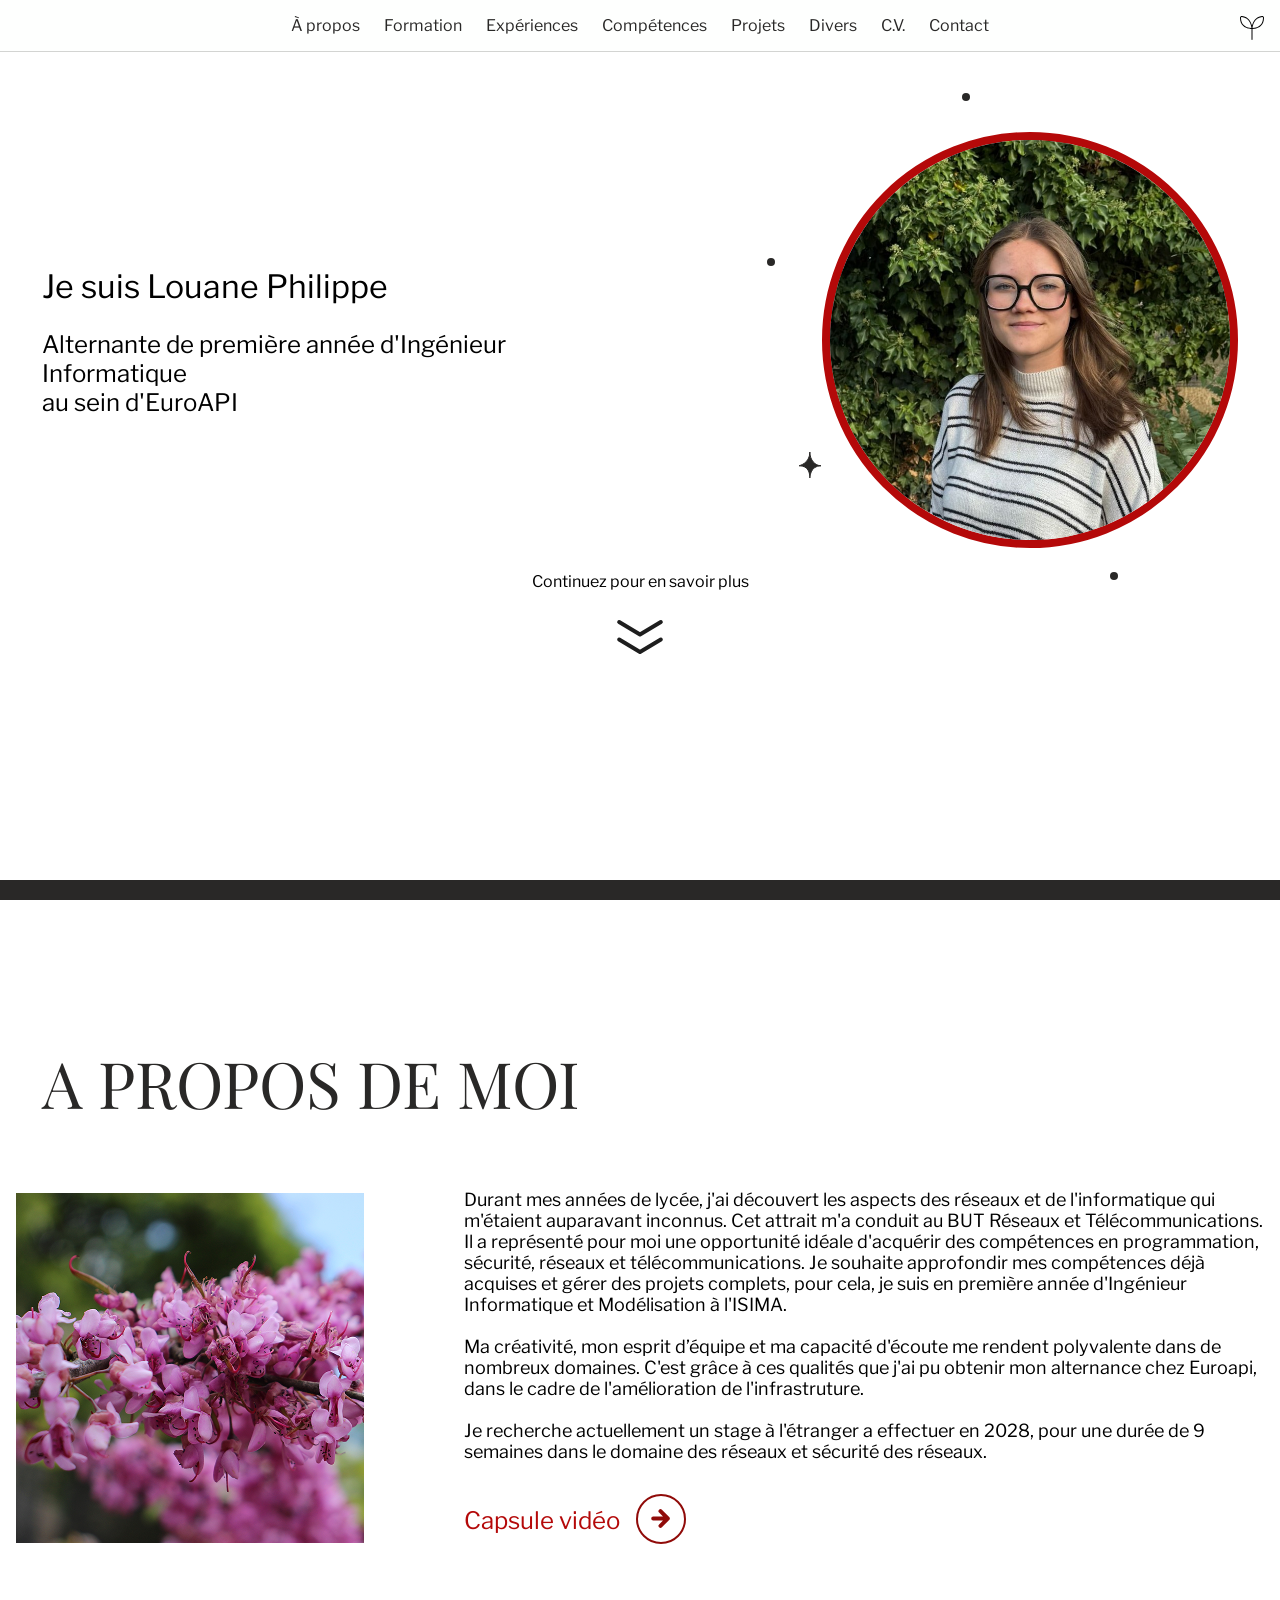
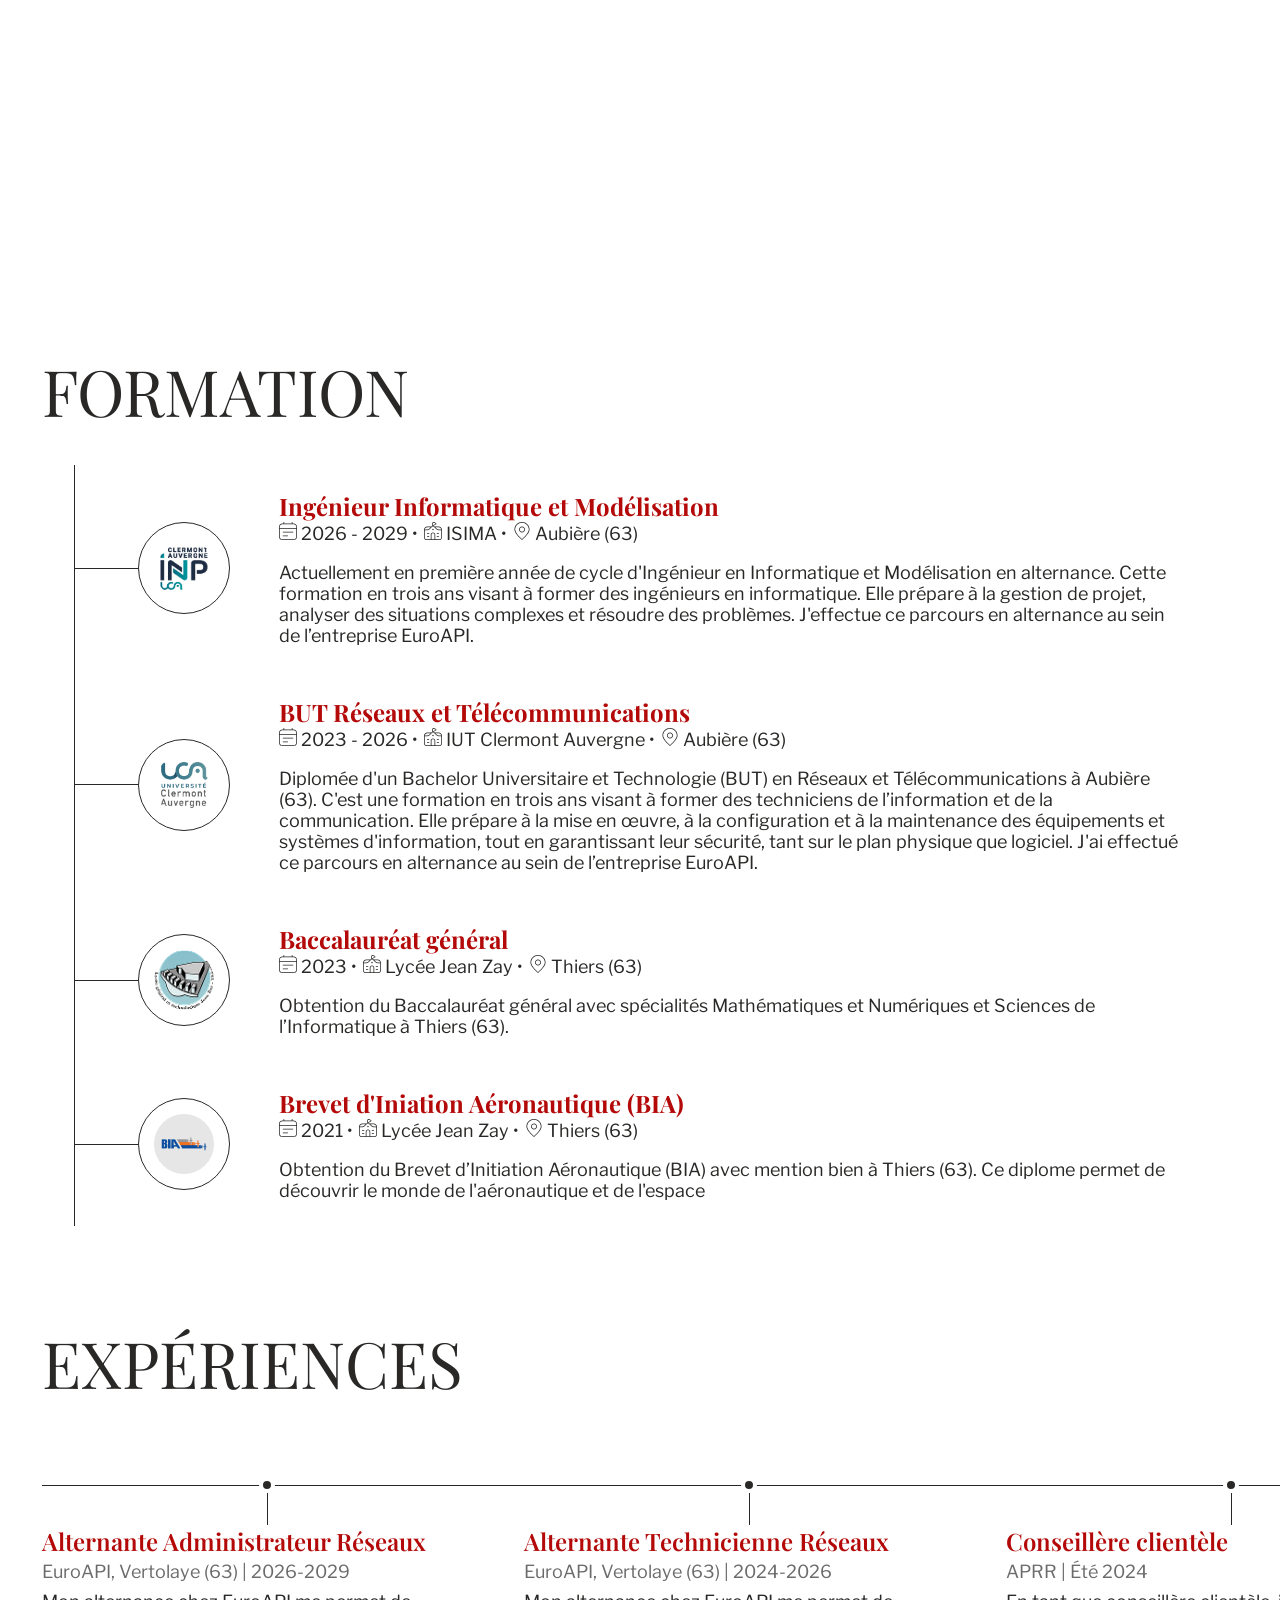
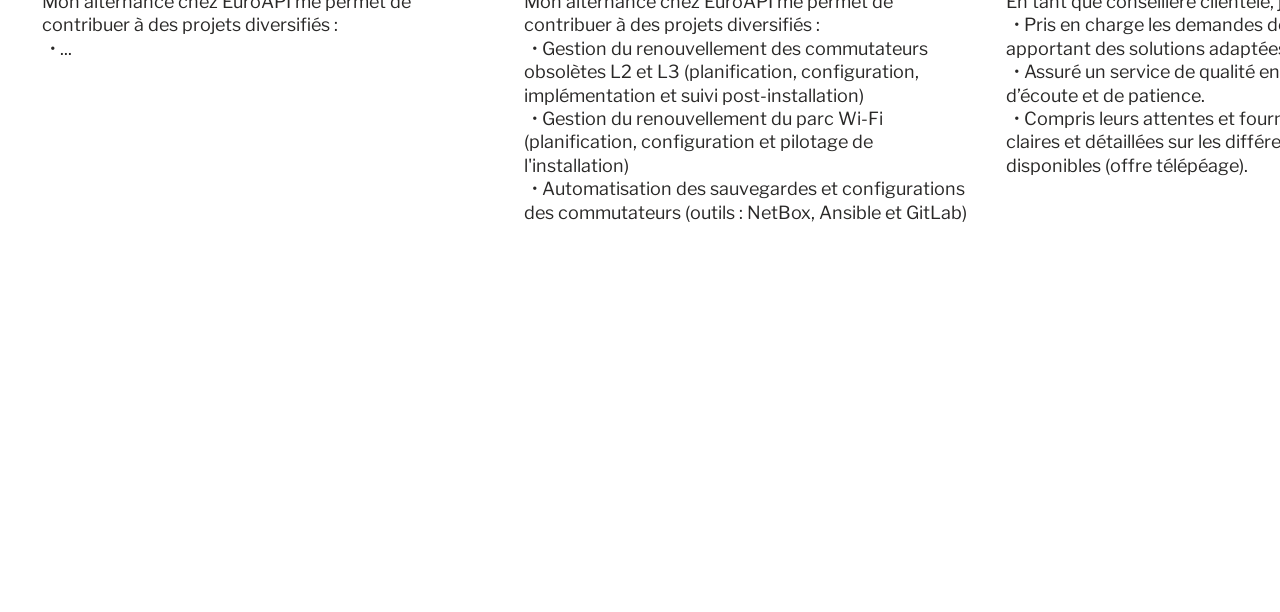
<file: index.html>
<!doctype html>
<html lang="fr">
    <head>
        <meta charset="UTF-8" />
        <title>Portfolio - Louane Philippe</title>
        <link rel="stylesheet" href="styles.css" />
        <link rel="shortcut icon" href="icon/feuille.svg" type="image/x-icon" />
    </head>
    <body>
        <header id="accueil" class="header">
            <nav class="barreNav">
                <ul class="contenantNav">
                    <li class="contenuNav"><a class="txtNav" href="#apdm">À propos</a></li>
                    <li class="contenuNav"><a class="txtNav" href="#form">Formation</a></li>
                    <li class="contenuNav"><a class="txtNav" href="#exp">Expériences</a></li>
                    <li class="contenuNav"><a class="txtNav" href="#comp">Compétences</a></li>
                    <li class="contenuNav"><a class="txtNav" href="#projet">Projets</a></li>
                    <li class="contenuNav"><a class="txtNav" href="#divers">Divers</a></li>
                    <li class="contenuNav"><a class="txtNav" href="#cv">C.V.</a></li>
                    <li class="contenuNav"><a class="txtNav" href="#contact">Contact</a></li>
                </ul>
            </nav>
        </header>
        <!-- ACCUEIL -->
        <section class="accueil">
            <div class="conteneurAccueil">
                <div class="conteneurInfo">
                    <p class="nom">Je suis Louane Philippe</p>
                    <p class="alternante">
                        Alternante de première année d'Ingénieur Informatique <br />
                        au sein d'EuroAPI
                    </p>
                </div>
                <div class="conteneurImg">
                    <img class="moi" src="images/Louane.jpg" alt="" />
                    <a class="elt1">
                        <svg class="star" viewBox="0 0 23 26" fill="none" xmlns="http://www.w3.org/2000/svg">
                            <rect width="22" height="22" transform="translate(1 2)" fill="white" />
                            <path
                                d="M1 13.7492C1 13.7492 11.8619 11.5458 11.8619 0C11.8619 8.28475 17.2929 13.7492 23 13.7492C11.8619 13.7492 11.8619 26 11.8619 26C11.8619 21.1261 10.5732 13.7492 1 13.7492Z"
                                fill="#292827"
                                stroke="#292827"
                            />
                        </svg>
                    </a>
                    <a class="elt2">
                        <svg
                            class="circle"
                            width="8"
                            height="8"
                            viewBox="0 0 8 8"
                            fill="none"
                            xmlns="http://www.w3.org/2000/svg"
                        >
                            <circle cx="4" cy="4" r="4" fill="#292827" />
                        </svg>
                    </a>
                    <a class="elt3"
                        ><svg
                            class="circle"
                            width="8"
                            height="8"
                            viewBox="0 0 8 8"
                            fill="none"
                            xmlns="http://www.w3.org/2000/svg"
                        >
                            <circle cx="4" cy="4" r="4" fill="#292827" />
                        </svg>
                    </a>
                    <a class="elt4">
                        <svg class="star" viewBox="0 0 23 26" fill="none" xmlns="http://www.w3.org/2000/svg">
                            <rect width="22" height="22" transform="translate(1 2)" fill="white" />
                            <path
                                d="M1 13.7492C1 13.7492 11.8619 11.5458 11.8619 0C11.8619 8.28475 17.2929 13.7492 23 13.7492C11.8619 13.7492 11.8619 26 11.8619 26C11.8619 21.1261 10.5732 13.7492 1 13.7492Z"
                                fill="#292827"
                                stroke="#292827"
                            />
                        </svg>
                    </a>
                    <a class="elt5"
                        ><svg
                            class="circle"
                            width="8"
                            height="8"
                            viewBox="0 0 8 8"
                            fill="none"
                            xmlns="http://www.w3.org/2000/svg"
                        >
                            <circle cx="4" cy="4" r="4" fill="#292827" />
                        </svg>
                    </a>
                    <a class="elt6"
                        ><svg
                            class="circle"
                            width="8"
                            height="8"
                            viewBox="0 0 8 8"
                            fill="none"
                            xmlns="http://www.w3.org/2000/svg"
                        >
                            <circle cx="4" cy="4" r="4" fill="#292827" />
                        </svg>
                    </a>
                </div>
            </div>
            <div class="continue">
                <p class="txtContinue">Continuez pour en savoir plus</p>
                <a
                    ><svg class="chevrons" viewBox="0 0 100 60" fill="none" xmlns="http://www.w3.org/2000/svg">
                        <path
                            d="M29.1667 32.5L50 45L70.8334 32.5M29.1667 15L50 27.5L70.8334 15"
                            stroke="#1E1E1E"
                            stroke-width="4"
                            stroke-linecap="round"
                            stroke-linejoin="round"
                        />
                    </svg>
                </a>
            </div>
        </section>
        <!-- FIN ACCUEIL -->

        <!-- A PROPOS DE MOI -->
        <section id="apdm" class="apdm">
            <p class="titre">A propos de moi</p>
            <div class="conteneurApdm">
                <img src="images/moi2.png" alt="" class="ImgApdm" />
                <div class="contenantApdm">
                    <p class="propos">
                        Durant mes années de lycée, j'ai découvert les aspects des <span>réseaux</span> et de
                        <span>l'informatique</span> qui m'étaient auparavant inconnus. Cet attrait m'a conduit au BUT
                        Réseaux et Télécommunications. Il a représenté pour moi une opportunité idéale d'acquérir des
                        compétences en <span>programmation, sécurité, réseaux et télécommunications</span>. Je souhaite
                        approfondir mes compétences déjà acquises et gérer des projets complets, pour cela, je suis en
                        première année d'Ingénieur Informatique et Modélisation à l'ISIMA. <br /><br />Ma
                        <span>créativité</span>, mon <span>esprit d’équipe</span> et ma capacité d'écoute me rendent
                        <span>polyvalente</span> dans de nombreux domaines. C'est grâce à ces qualités que j'ai pu
                        obtenir mon alternance chez Euroapi, dans le cadre de l'amélioration de l'infrastruture.
                        <br /><br />
                        Je recherche actuellement un stage à l'étranger a effectuer en 2028, pour une durée de 9
                        semaines dans le domaine des réseaux et sécurité des réseaux.
                    </p>
                    <div class="conteneurCapsule">
                        <a class="contenuLien" href="https://youtu.be/Hf_5QqiboBo" target="_blank">
                            <p class="chargement">Capsule vidéo</p>
                            <button class="buttonCV">
                                <svg
                                    width="50"
                                    height="50"
                                    viewBox="0 0 50 50"
                                    fill="none"
                                    xmlns="http://www.w3.org/2000/svg"
                                >
                                    <rect x="1" y="1" width="48" height="48" rx="24" fill="white" />
                                    <rect
                                        x="1"
                                        y="1"
                                        width="48"
                                        height="48"
                                        rx="24"
                                        stroke="#900B09"
                                        stroke-width="2"
                                    />
                                    <rect width="25" height="25" transform="translate(12 12)" fill="white" />
                                    <path
                                        class="bougerFleche"
                                        d="M17.2085 24.5H31.7918M31.7918 24.5L24.5002 17.2084M31.7918 24.5L24.5002 31.7917"
                                        stroke="#900B09"
                                        stroke-width="4"
                                        stroke-linecap="round"
                                        stroke-linejoin="round"
                                    />
                                </svg>
                            </button>
                        </a>
                    </div>
                </div>
            </div>
        </section>
        <!-- FIN A PROPOS DE MOI -->

        <!-- FORMATION -->
        <section id="form" class="formation">
            <p class="titre">Formation</p>
            <div class="contenantBarreFormation">
                <div class="barrehorizonFormation"></div>
                <div class="conteneurFormation">
                    <div class="contenantFormation">
                        <div class="cercleBarre">
                            <div class="barreVertical"></div>
                            <div class="conteneurImgFormation">
                                <img src="images/inp.jpg" alt="" class="imgFormation" />
                            </div>
                        </div>
                        <div class="contenuFormation">
                            <p class="titreFormation">Ingénieur Informatique et Modélisation</p>
                            <div class="conteneurDescriptionFormation">
                                <p class="txtFormation">
                                    <svg
                                        class="iconFormation"
                                        xmlns="http://www.w3.org/2000/svg"
                                        id="Layer_1"
                                        data-name="Layer 1"
                                        viewBox="0 0 24 24"
                                        width="512"
                                        height="512"
                                    >
                                        <path
                                            d="M19.5,2h-1.5V.5c0-.276-.224-.5-.5-.5s-.5,.224-.5,.5v1.5H7V.5c0-.276-.224-.5-.5-.5s-.5,.224-.5,.5v1.5h-1.5C2.019,2,0,4.019,0,6.5v13c0,2.481,2.019,4.5,4.5,4.5h15c2.481,0,4.5-2.019,4.5-4.5V6.5c0-2.481-2.019-4.5-4.5-4.5ZM4.5,3h15c1.93,0,3.5,1.57,3.5,3.5v1.5H1v-1.5c0-1.93,1.57-3.5,3.5-3.5Zm15,20H4.5c-1.93,0-3.5-1.57-3.5-3.5V9H23v10.5c0,1.93-1.57,3.5-3.5,3.5Zm-.5-9.5c0,.276-.224,.5-.5,.5H5.5c-.276,0-.5-.224-.5-.5s.224-.5,.5-.5h13c.276,0,.5,.224,.5,.5Zm-7,5c0,.276-.224,.5-.5,.5H5.5c-.276,0-.5-.224-.5-.5s.224-.5,.5-.5h6c.276,0,.5,.224,.5,.5Z"
                                        />
                                    </svg>
                                    2026 - 2029 •
                                </p>
                                <p class="txtFormation">
                                    <svg
                                        class="iconFormation"
                                        xmlns="http://www.w3.org/2000/svg"
                                        id="Layer_1"
                                        data-name="Layer 1"
                                        viewBox="0 0 24 24"
                                    >
                                        <path
                                            d="m19.5,6h-5.43l-.3-.291c-.354-.343-.781-.558-1.227-.656l3.369-1.619c.368-.229.588-.625.588-1.059s-.22-.831-.641-1.089L13.459.163c-.231-.108-.478-.163-.731-.163-.952,0-1.728.775-1.728,1.727v3.474c-.277.12-.539.285-.77.508l-.3.291h-5.43c-2.481,0-4.5,2.019-4.5,4.5v10c0,1.93,1.57,3.5,3.5,3.5h17c1.93,0,3.5-1.57,3.5-3.5v-10c0-2.481-2.019-4.5-4.5-4.5Zm0,1c1.758,0,3.204,1.308,3.449,3h-3.33c-.913,0-1.778-.35-2.435-.985l-2.082-2.015h4.397ZM12,1.727c0-.401.326-.727.728-.727.106,0,.21.023.308.069l2.347,1.094c.106.066.118.171.118.212,0,.052-.016.148-.068.185l-3.432,1.646V1.727Zm-7.5,5.273h4.397l-2.082,2.015c-.656.635-1.521.985-2.435.985H1.051c.245-1.692,1.691-3,3.449-3Zm9.5,16h-4v-6c0-1.103.897-2,2-2s2,.897,2,2v6Zm6.5,0h-5.5v-6c0-1.654-1.346-3-3-3s-3,1.346-3,3v6H3.5c-1.379,0-2.5-1.122-2.5-2.5v-9.5h3.381c1.175,0,2.286-.45,3.13-1.267l3.415-3.305c.604-.584,1.547-.584,2.148,0l3.415,3.305c.844.817,1.955,1.267,3.13,1.267h3.381v9.5c0,1.378-1.121,2.5-2.5,2.5Zm-13.5-7.5c0,.276-.224.5-.5.5h-2c-.276,0-.5-.224-.5-.5s.224-.5.5-.5h2c.276,0,.5.224.5.5Zm0,4c0,.276-.224.5-.5.5h-2c-.276,0-.5-.224-.5-.5s.224-.5.5-.5h2c.276,0,.5.224.5.5Zm13-4c0,.276-.224.5-.5.5h-2c-.276,0-.5-.224-.5-.5s.224-.5.5-.5h2c.276,0,.5.224.5.5Zm0,4c0,.276-.224.5-.5.5h-2c-.276,0-.5-.224-.5-.5s.224-.5.5-.5h2c.276,0,.5.224.5.5Zm-7-9.5c0,.552-.448,1-1,1s-1-.448-1-1,.448-1,1-1,1,.448,1,1Z"
                                        />
                                    </svg>
                                    ISIMA •
                                </p>
                                <p class="txtFormation">
                                    <svg
                                        class="iconFormation"
                                        xmlns="http://www.w3.org/2000/svg"
                                        id="Layer_1"
                                        data-name="Layer 1"
                                        viewBox="0 0 24 24"
                                    >
                                        <path
                                            d="M12,23.999l-.704-.595C9.094,21.541,1.909,15.076,1.909,10.091,1.909,4.527,6.436,0,12,0s10.091,4.527,10.091,10.091c0,4.985-7.185,11.45-9.387,13.313l-.704,.595ZM12,1C6.987,1,2.909,5.078,2.909,10.091c0,4.672,7.524,11.273,9.032,12.55l.059,.05,.059-.05c1.508-1.276,9.032-7.878,9.032-12.55,0-5.013-4.078-9.091-9.091-9.091Z"
                                        />
                                        <path
                                            d="M12,14c-2.206,0-4-1.794-4-4s1.794-4,4-4,4,1.794,4,4-1.794,4-4,4Zm0-7c-1.654,0-3,1.346-3,3s1.346,3,3,3,3-1.346,3-3-1.346-3-3-3Z"
                                        />
                                    </svg>
                                    Aubière (63)
                                </p>
                            </div>
                            <br />
                            <p class="txtFormation">
                                Actuellement en première année de cycle d'Ingénieur en Informatique et Modélisation en
                                alternance. Cette formation en trois ans visant à former des ingénieurs en informatique.
                                Elle prépare à la gestion de projet, analyser des situations complexes et résoudre des
                                problèmes. J'effectue ce parcours en alternance au sein de l’entreprise EuroAPI.
                            </p>
                        </div>
                    </div>
                    <div class="contenantFormation">
                        <div class="cercleBarre">
                            <div class="barreVertical"></div>
                            <div class="conteneurImgFormation">
                                <img src="images/uca.png" alt="" class="imgFormation" />
                            </div>
                        </div>
                        <div class="contenuFormation">
                            <p class="titreFormation">BUT Réseaux et Télécommunications</p>
                            <div class="conteneurDescriptionFormation">
                                <p class="txtFormation">
                                    <svg
                                        class="iconFormation"
                                        xmlns="http://www.w3.org/2000/svg"
                                        id="Layer_1"
                                        data-name="Layer 1"
                                        viewBox="0 0 24 24"
                                        width="512"
                                        height="512"
                                    >
                                        <path
                                            d="M19.5,2h-1.5V.5c0-.276-.224-.5-.5-.5s-.5,.224-.5,.5v1.5H7V.5c0-.276-.224-.5-.5-.5s-.5,.224-.5,.5v1.5h-1.5C2.019,2,0,4.019,0,6.5v13c0,2.481,2.019,4.5,4.5,4.5h15c2.481,0,4.5-2.019,4.5-4.5V6.5c0-2.481-2.019-4.5-4.5-4.5ZM4.5,3h15c1.93,0,3.5,1.57,3.5,3.5v1.5H1v-1.5c0-1.93,1.57-3.5,3.5-3.5Zm15,20H4.5c-1.93,0-3.5-1.57-3.5-3.5V9H23v10.5c0,1.93-1.57,3.5-3.5,3.5Zm-.5-9.5c0,.276-.224,.5-.5,.5H5.5c-.276,0-.5-.224-.5-.5s.224-.5,.5-.5h13c.276,0,.5,.224,.5,.5Zm-7,5c0,.276-.224,.5-.5,.5H5.5c-.276,0-.5-.224-.5-.5s.224-.5,.5-.5h6c.276,0,.5,.224,.5,.5Z"
                                        />
                                    </svg>
                                    2023 - 2026 •
                                </p>
                                <p class="txtFormation">
                                    <svg
                                        class="iconFormation"
                                        xmlns="http://www.w3.org/2000/svg"
                                        id="Layer_1"
                                        data-name="Layer 1"
                                        viewBox="0 0 24 24"
                                    >
                                        <path
                                            d="m19.5,6h-5.43l-.3-.291c-.354-.343-.781-.558-1.227-.656l3.369-1.619c.368-.229.588-.625.588-1.059s-.22-.831-.641-1.089L13.459.163c-.231-.108-.478-.163-.731-.163-.952,0-1.728.775-1.728,1.727v3.474c-.277.12-.539.285-.77.508l-.3.291h-5.43c-2.481,0-4.5,2.019-4.5,4.5v10c0,1.93,1.57,3.5,3.5,3.5h17c1.93,0,3.5-1.57,3.5-3.5v-10c0-2.481-2.019-4.5-4.5-4.5Zm0,1c1.758,0,3.204,1.308,3.449,3h-3.33c-.913,0-1.778-.35-2.435-.985l-2.082-2.015h4.397ZM12,1.727c0-.401.326-.727.728-.727.106,0,.21.023.308.069l2.347,1.094c.106.066.118.171.118.212,0,.052-.016.148-.068.185l-3.432,1.646V1.727Zm-7.5,5.273h4.397l-2.082,2.015c-.656.635-1.521.985-2.435.985H1.051c.245-1.692,1.691-3,3.449-3Zm9.5,16h-4v-6c0-1.103.897-2,2-2s2,.897,2,2v6Zm6.5,0h-5.5v-6c0-1.654-1.346-3-3-3s-3,1.346-3,3v6H3.5c-1.379,0-2.5-1.122-2.5-2.5v-9.5h3.381c1.175,0,2.286-.45,3.13-1.267l3.415-3.305c.604-.584,1.547-.584,2.148,0l3.415,3.305c.844.817,1.955,1.267,3.13,1.267h3.381v9.5c0,1.378-1.121,2.5-2.5,2.5Zm-13.5-7.5c0,.276-.224.5-.5.5h-2c-.276,0-.5-.224-.5-.5s.224-.5.5-.5h2c.276,0,.5.224.5.5Zm0,4c0,.276-.224.5-.5.5h-2c-.276,0-.5-.224-.5-.5s.224-.5.5-.5h2c.276,0,.5.224.5.5Zm13-4c0,.276-.224.5-.5.5h-2c-.276,0-.5-.224-.5-.5s.224-.5.5-.5h2c.276,0,.5.224.5.5Zm0,4c0,.276-.224.5-.5.5h-2c-.276,0-.5-.224-.5-.5s.224-.5.5-.5h2c.276,0,.5.224.5.5Zm-7-9.5c0,.552-.448,1-1,1s-1-.448-1-1,.448-1,1-1,1,.448,1,1Z"
                                        />
                                    </svg>
                                    IUT Clermont Auvergne •
                                </p>
                                <p class="txtFormation">
                                    <svg
                                        class="iconFormation"
                                        xmlns="http://www.w3.org/2000/svg"
                                        id="Layer_1"
                                        data-name="Layer 1"
                                        viewBox="0 0 24 24"
                                    >
                                        <path
                                            d="M12,23.999l-.704-.595C9.094,21.541,1.909,15.076,1.909,10.091,1.909,4.527,6.436,0,12,0s10.091,4.527,10.091,10.091c0,4.985-7.185,11.45-9.387,13.313l-.704,.595ZM12,1C6.987,1,2.909,5.078,2.909,10.091c0,4.672,7.524,11.273,9.032,12.55l.059,.05,.059-.05c1.508-1.276,9.032-7.878,9.032-12.55,0-5.013-4.078-9.091-9.091-9.091Z"
                                        />
                                        <path
                                            d="M12,14c-2.206,0-4-1.794-4-4s1.794-4,4-4,4,1.794,4,4-1.794,4-4,4Zm0-7c-1.654,0-3,1.346-3,3s1.346,3,3,3,3-1.346,3-3-1.346-3-3-3Z"
                                        />
                                    </svg>
                                    Aubière (63)
                                </p>
                            </div>
                            <br />
                            <p class="txtFormation">
                                Diplomée d'un Bachelor Universitaire et Technologie (BUT) en Réseaux et
                                Télécommunications à Aubière (63). C'est une formation en trois ans visant à former des
                                techniciens de l’information et de la communication. Elle prépare à la mise en œuvre, à
                                la configuration et à la maintenance des équipements et systèmes d'information, tout en
                                garantissant leur sécurité, tant sur le plan physique que logiciel. J'ai effectué ce
                                parcours en alternance au sein de l’entreprise EuroAPI.
                            </p>
                        </div>
                    </div>

                    <div class="contenantFormation">
                        <div class="cercleBarre">
                            <div class="barreVertical"></div>
                            <div class="conteneurImgFormation">
                                <img src="images/jeanZay.png" alt="" class="imgFormation" />
                            </div>
                        </div>
                        <div class="contenuFormation">
                            <p class="titreFormation">Baccalauréat général</p>
                            <div class="conteneurDescriptionFormation">
                                <p class="txtFormation">
                                    <svg
                                        class="iconFormation"
                                        xmlns="http://www.w3.org/2000/svg"
                                        id="Layer_1"
                                        data-name="Layer 1"
                                        viewBox="0 0 24 24"
                                        width="512"
                                        height="512"
                                    >
                                        <path
                                            d="M19.5,2h-1.5V.5c0-.276-.224-.5-.5-.5s-.5,.224-.5,.5v1.5H7V.5c0-.276-.224-.5-.5-.5s-.5,.224-.5,.5v1.5h-1.5C2.019,2,0,4.019,0,6.5v13c0,2.481,2.019,4.5,4.5,4.5h15c2.481,0,4.5-2.019,4.5-4.5V6.5c0-2.481-2.019-4.5-4.5-4.5ZM4.5,3h15c1.93,0,3.5,1.57,3.5,3.5v1.5H1v-1.5c0-1.93,1.57-3.5,3.5-3.5Zm15,20H4.5c-1.93,0-3.5-1.57-3.5-3.5V9H23v10.5c0,1.93-1.57,3.5-3.5,3.5Zm-.5-9.5c0,.276-.224,.5-.5,.5H5.5c-.276,0-.5-.224-.5-.5s.224-.5,.5-.5h13c.276,0,.5,.224,.5,.5Zm-7,5c0,.276-.224,.5-.5,.5H5.5c-.276,0-.5-.224-.5-.5s.224-.5,.5-.5h6c.276,0,.5,.224,.5,.5Z"
                                        />
                                    </svg>
                                    2023 •
                                </p>
                                <p class="txtFormation">
                                    <svg
                                        class="iconFormation"
                                        xmlns="http://www.w3.org/2000/svg"
                                        id="Layer_1"
                                        data-name="Layer 1"
                                        viewBox="0 0 24 24"
                                    >
                                        <path
                                            d="m19.5,6h-5.43l-.3-.291c-.354-.343-.781-.558-1.227-.656l3.369-1.619c.368-.229.588-.625.588-1.059s-.22-.831-.641-1.089L13.459.163c-.231-.108-.478-.163-.731-.163-.952,0-1.728.775-1.728,1.727v3.474c-.277.12-.539.285-.77.508l-.3.291h-5.43c-2.481,0-4.5,2.019-4.5,4.5v10c0,1.93,1.57,3.5,3.5,3.5h17c1.93,0,3.5-1.57,3.5-3.5v-10c0-2.481-2.019-4.5-4.5-4.5Zm0,1c1.758,0,3.204,1.308,3.449,3h-3.33c-.913,0-1.778-.35-2.435-.985l-2.082-2.015h4.397ZM12,1.727c0-.401.326-.727.728-.727.106,0,.21.023.308.069l2.347,1.094c.106.066.118.171.118.212,0,.052-.016.148-.068.185l-3.432,1.646V1.727Zm-7.5,5.273h4.397l-2.082,2.015c-.656.635-1.521.985-2.435.985H1.051c.245-1.692,1.691-3,3.449-3Zm9.5,16h-4v-6c0-1.103.897-2,2-2s2,.897,2,2v6Zm6.5,0h-5.5v-6c0-1.654-1.346-3-3-3s-3,1.346-3,3v6H3.5c-1.379,0-2.5-1.122-2.5-2.5v-9.5h3.381c1.175,0,2.286-.45,3.13-1.267l3.415-3.305c.604-.584,1.547-.584,2.148,0l3.415,3.305c.844.817,1.955,1.267,3.13,1.267h3.381v9.5c0,1.378-1.121,2.5-2.5,2.5Zm-13.5-7.5c0,.276-.224.5-.5.5h-2c-.276,0-.5-.224-.5-.5s.224-.5.5-.5h2c.276,0,.5.224.5.5Zm0,4c0,.276-.224.5-.5.5h-2c-.276,0-.5-.224-.5-.5s.224-.5.5-.5h2c.276,0,.5.224.5.5Zm13-4c0,.276-.224.5-.5.5h-2c-.276,0-.5-.224-.5-.5s.224-.5.5-.5h2c.276,0,.5.224.5.5Zm0,4c0,.276-.224.5-.5.5h-2c-.276,0-.5-.224-.5-.5s.224-.5.5-.5h2c.276,0,.5.224.5.5Zm-7-9.5c0,.552-.448,1-1,1s-1-.448-1-1,.448-1,1-1,1,.448,1,1Z"
                                        />
                                    </svg>
                                    Lycée Jean Zay •
                                </p>
                                <p class="txtFormation">
                                    <svg
                                        class="iconFormation"
                                        xmlns="http://www.w3.org/2000/svg"
                                        id="Layer_1"
                                        data-name="Layer 1"
                                        viewBox="0 0 24 24"
                                    >
                                        <path
                                            d="M12,23.999l-.704-.595C9.094,21.541,1.909,15.076,1.909,10.091,1.909,4.527,6.436,0,12,0s10.091,4.527,10.091,10.091c0,4.985-7.185,11.45-9.387,13.313l-.704,.595ZM12,1C6.987,1,2.909,5.078,2.909,10.091c0,4.672,7.524,11.273,9.032,12.55l.059,.05,.059-.05c1.508-1.276,9.032-7.878,9.032-12.55,0-5.013-4.078-9.091-9.091-9.091Z"
                                        />
                                        <path
                                            d="M12,14c-2.206,0-4-1.794-4-4s1.794-4,4-4,4,1.794,4,4-1.794,4-4,4Zm0-7c-1.654,0-3,1.346-3,3s1.346,3,3,3,3-1.346,3-3-1.346-3-3-3Z"
                                        />
                                    </svg>
                                    Thiers (63)
                                </p>
                            </div>
                            <br />
                            <p class="txtFormation">
                                Obtention du <span>Baccalauréat général</span> avec spécialités
                                <span>Mathématiques</span> et <span>Numériques et Sciences de l’Informatique</span> à
                                Thiers (63).
                            </p>
                        </div>
                    </div>

                    <div class="contenantFormation">
                        <div class="cercleBarre">
                            <div class="barreVertical"></div>
                            <div class="conteneurImgFormation">
                                <img src="images/bia.png" alt="" class="imgFormation" />
                            </div>
                        </div>
                        <div class="contenuFormation">
                            <p class="titreFormation">Brevet d'Iniation Aéronautique (BIA)</p>
                            <div class="conteneurDescriptionFormation">
                                <p class="txtFormation">
                                    <svg
                                        class="iconFormation"
                                        xmlns="http://www.w3.org/2000/svg"
                                        id="Layer_1"
                                        data-name="Layer 1"
                                        viewBox="0 0 24 24"
                                        width="512"
                                        height="512"
                                    >
                                        <path
                                            d="M19.5,2h-1.5V.5c0-.276-.224-.5-.5-.5s-.5,.224-.5,.5v1.5H7V.5c0-.276-.224-.5-.5-.5s-.5,.224-.5,.5v1.5h-1.5C2.019,2,0,4.019,0,6.5v13c0,2.481,2.019,4.5,4.5,4.5h15c2.481,0,4.5-2.019,4.5-4.5V6.5c0-2.481-2.019-4.5-4.5-4.5ZM4.5,3h15c1.93,0,3.5,1.57,3.5,3.5v1.5H1v-1.5c0-1.93,1.57-3.5,3.5-3.5Zm15,20H4.5c-1.93,0-3.5-1.57-3.5-3.5V9H23v10.5c0,1.93-1.57,3.5-3.5,3.5Zm-.5-9.5c0,.276-.224,.5-.5,.5H5.5c-.276,0-.5-.224-.5-.5s.224-.5,.5-.5h13c.276,0,.5,.224,.5,.5Zm-7,5c0,.276-.224,.5-.5,.5H5.5c-.276,0-.5-.224-.5-.5s.224-.5,.5-.5h6c.276,0,.5,.224,.5,.5Z"
                                        />
                                    </svg>
                                    2021 •
                                </p>
                                <p class="txtFormation">
                                    <svg
                                        class="iconFormation"
                                        xmlns="http://www.w3.org/2000/svg"
                                        id="Layer_1"
                                        data-name="Layer 1"
                                        viewBox="0 0 24 24"
                                    >
                                        <path
                                            d="m19.5,6h-5.43l-.3-.291c-.354-.343-.781-.558-1.227-.656l3.369-1.619c.368-.229.588-.625.588-1.059s-.22-.831-.641-1.089L13.459.163c-.231-.108-.478-.163-.731-.163-.952,0-1.728.775-1.728,1.727v3.474c-.277.12-.539.285-.77.508l-.3.291h-5.43c-2.481,0-4.5,2.019-4.5,4.5v10c0,1.93,1.57,3.5,3.5,3.5h17c1.93,0,3.5-1.57,3.5-3.5v-10c0-2.481-2.019-4.5-4.5-4.5Zm0,1c1.758,0,3.204,1.308,3.449,3h-3.33c-.913,0-1.778-.35-2.435-.985l-2.082-2.015h4.397ZM12,1.727c0-.401.326-.727.728-.727.106,0,.21.023.308.069l2.347,1.094c.106.066.118.171.118.212,0,.052-.016.148-.068.185l-3.432,1.646V1.727Zm-7.5,5.273h4.397l-2.082,2.015c-.656.635-1.521.985-2.435.985H1.051c.245-1.692,1.691-3,3.449-3Zm9.5,16h-4v-6c0-1.103.897-2,2-2s2,.897,2,2v6Zm6.5,0h-5.5v-6c0-1.654-1.346-3-3-3s-3,1.346-3,3v6H3.5c-1.379,0-2.5-1.122-2.5-2.5v-9.5h3.381c1.175,0,2.286-.45,3.13-1.267l3.415-3.305c.604-.584,1.547-.584,2.148,0l3.415,3.305c.844.817,1.955,1.267,3.13,1.267h3.381v9.5c0,1.378-1.121,2.5-2.5,2.5Zm-13.5-7.5c0,.276-.224.5-.5.5h-2c-.276,0-.5-.224-.5-.5s.224-.5.5-.5h2c.276,0,.5.224.5.5Zm0,4c0,.276-.224.5-.5.5h-2c-.276,0-.5-.224-.5-.5s.224-.5.5-.5h2c.276,0,.5.224.5.5Zm13-4c0,.276-.224.5-.5.5h-2c-.276,0-.5-.224-.5-.5s.224-.5.5-.5h2c.276,0,.5.224.5.5Zm0,4c0,.276-.224.5-.5.5h-2c-.276,0-.5-.224-.5-.5s.224-.5.5-.5h2c.276,0,.5.224.5.5Zm-7-9.5c0,.552-.448,1-1,1s-1-.448-1-1,.448-1,1-1,1,.448,1,1Z"
                                        />
                                    </svg>
                                    Lycée Jean Zay •
                                </p>
                                <p class="txtFormation">
                                    <svg
                                        class="iconFormation"
                                        xmlns="http://www.w3.org/2000/svg"
                                        id="Layer_1"
                                        data-name="Layer 1"
                                        viewBox="0 0 24 24"
                                    >
                                        <path
                                            d="M12,23.999l-.704-.595C9.094,21.541,1.909,15.076,1.909,10.091,1.909,4.527,6.436,0,12,0s10.091,4.527,10.091,10.091c0,4.985-7.185,11.45-9.387,13.313l-.704,.595ZM12,1C6.987,1,2.909,5.078,2.909,10.091c0,4.672,7.524,11.273,9.032,12.55l.059,.05,.059-.05c1.508-1.276,9.032-7.878,9.032-12.55,0-5.013-4.078-9.091-9.091-9.091Z"
                                        />
                                        <path
                                            d="M12,14c-2.206,0-4-1.794-4-4s1.794-4,4-4,4,1.794,4,4-1.794,4-4,4Zm0-7c-1.654,0-3,1.346-3,3s1.346,3,3,3,3-1.346,3-3-1.346-3-3-3Z"
                                        />
                                    </svg>
                                    Thiers (63)
                                </p>
                            </div>
                            <br />
                            <p class="txtFormation">
                                Obtention du <span>Brevet d’Initiation Aéronautique</span> (BIA) avec mention bien à
                                Thiers (63). Ce diplome permet de découvrir le monde de l'aéronautique et de l'espace
                            </p>
                        </div>
                    </div>
                </div>
            </div>
        </section>
        <!-- FIN FORMATION -->

        <!-- SCROLL HORIZONTAL -->
        <div class="scrollHorizontal">
            <a class="boutonAccueil" href="#accueil">
                <button class="iconBouttonAccueil">
                    <svg xmlns="http://www.w3.org/2000/svg" id="Layer_1" data-name="Layer 1" viewBox="0 0 24 24">
                        <path
                            d="m23.379.477c-.394-.357-.914-.524-1.43-.464-6.617.797-9.053,6.063-9.944,9.488-.002,0-.004-.001-.006-.001s-.004.001-.006.001C11.104,6.075,8.668.81,2.051.013c-.513-.057-1.035.107-1.43.464C.213.848-.014,1.376,0,1.927h0c.089,3.481,1.195,6.218,3.289,8.133,2.902,2.654,6.804,2.932,8.211,2.94v10.499c0,.276.224.5.5.5s.5-.224.5-.5v-10.499c1.407-.008,5.31-.286,8.211-2.94,2.094-1.916,3.2-4.652,3.289-8.133h0c.014-.551-.213-1.08-.621-1.451ZM3.958,9.316C2.076,7.592,1.081,5.097,1,1.902c-.007-.26.101-.51.294-.685.18-.165.402-.241.638-.211,7.97.96,9.312,8.86,9.528,10.992-1.316-.022-4.916-.311-7.502-2.681Zm16.084,0c-2.587,2.37-6.186,2.659-7.502,2.681.217-2.131,1.559-10.031,9.528-10.992.032-.004.063-.006.095-.006.197,0,.388.075.543.217.193.176.301.425.294.686-.081,3.195-1.076,5.689-2.958,7.414Z"
                        />
                    </svg>
                </button>
            </a>
            <div class="fond"></div>
            <div class="car-wrapper hidden">
                <img class="car" src="images/porsche.svg" alt="Porsche" />
            </div>
            <!-- EXPERIENCES PRO -->
            <section id="exp" class="exp">
                <p class="titre">Expériences</p>
                <div class="conteneurExp">
                    <div class="conteneurToutesExp">
                        <!-- EXPERIENCE 1 -->
                        <div class="contenantExp">
                            <div class="cercleExp"></div>
                            <div class="barreVerticalExp"></div>
                            <div class="contenuExp">
                                <p class="titreExp">Alternante Administrateur Réseaux</p>
                                <p class="sousTitreExp">EuroAPI, Vertolaye (63) | 2026-2029</p>
                                <p class="txtExp">
                                    Mon alternance chez EuroAPI me permet de contribuer à des projets diversifiés :<br />
                                    &nbsp; • ...
                                </p>
                            </div>
                        </div>
                        <!-- FIN EXPERIENCE 1 -->
                        <!-- EXPERIENCE 2 -->
                        <div class="contenantExp">
                            <div class="cercleExp"></div>
                            <div class="barreVerticalExp"></div>
                            <div class="contenuExp">
                                <p class="titreExp">Alternante Technicienne Réseaux</p>
                                <p class="sousTitreExp">EuroAPI, Vertolaye (63) | 2024-2026</p>
                                <p class="txtExp">
                                    Mon alternance chez EuroAPI me permet de contribuer à des projets diversifiés :<br />
                                    &nbsp; • Gestion du renouvellement des commutateurs obsolètes L2 et L3
                                    (planification, configuration, implémentation et suivi post-installation) <br />
                                    &nbsp; • Gestion du renouvellement du parc Wi-Fi (planification, configuration et
                                    pilotage de l'installation) <br />
                                    &nbsp; • Automatisation des sauvegardes et configurations des commutateurs (outils :
                                    NetBox, Ansible et GitLab)
                                </p>
                            </div>
                        </div>
                        <!-- FIN EXPERIENCE 2 -->

                        <!-- EXPERIENCE 3 -->
                        <div class="contenantExp">
                            <div class="cercleExp"></div>
                            <div class="barreVerticalExp"></div>
                            <div class="contenuExp">
                                <p class="titreExp">Conseillère clientèle</p>
                                <p class="sousTitreExp">APRR | Été 2024</p>
                                <p class="txtExp">
                                    En tant que conseillère clientèle, j’ai : <br />
                                    &nbsp; • Pris en charge les demandes des clients en leur apportant des solutions
                                    adaptées à leurs besoins. <br />
                                    &nbsp; • Assuré un service de qualité en faisant preuve d’écoute et de patience.<br />
                                    &nbsp; • Compris leurs attentes et fournir des explications claires et détaillées
                                    sur les différentes options disponibles (offre télépéage).
                                </p>
                            </div>
                        </div>
                        <!-- FIN EXPERIENCE 3 -->
                        <!-- EXPERIENCE 4 -->
                        <div class="contenantExp">
                            <div class="cercleExp"></div>

                            <div class="barreVerticalExp"></div>
                            <div class="contenuExp">
                                <p class="titreExp">Jury de Cordées de la Réussite</p>
                                <p class="sousTitreExp">Cordées de la Réussite | 2023</p>
                                <p class="txtExp">
                                    J'ai eu l'opportunité de faire partie du jury blanc lors des soutenances des Cordées
                                    de la Réussite (programme visant à favoriser l'égalité des chances). <br />
                                    Voici mes missions :
                                    <br />
                                    &nbsp; • Accompagner les lycéens pour améliorer leurs projets <br />
                                    &nbsp; • Donner des conseils et pistes à suivre pour améliorer leurs présentations
                                </p>
                            </div>
                        </div>
                        <!-- FIN EXPERIENCE 4 -->
                        <!-- EXPERIENCE 5 -->
                        <div class="contenantExp">
                            <div class="cercleExp"></div>

                            <div class="barreVerticalExp"></div>
                            <div class="contenuExp">
                                <p class="titreExp">Emploi saisonnier</p>
                                <p class="sousTitreExp">Puy-de-Dôme (63) | Été 2022 à 2023</p>
                                <p class="txtExp">
                                    J'ai eu l'opportunité d'effectuer des travaux saisonniers, notamment la castration
                                    de maïs, la récolte de légumes et les vendanges (63). Ces expériences m'ont offert
                                    l'occasion de développer ma persévérance et mon assiduité, particulièrement lorsque
                                    la réalisation des tâches assignées était soumise à des contraintes
                                    temporelles strictes. En outre, j'ai pu également cultiver un esprit d'équipe,
                                    puisque nous devions tous accomplir les mêmes tâches dans un temps limité.
                                </p>
                            </div>
                        </div>
                        <!-- EXPERIENCE 5 -->
                    </div>
                </div>
            </section>
            <!-- FIN EXPERIENCES PRO -->

            <!-- COMPETENCES -->
            <section id="comp" class="comp">
                <p class="titre">Compétences</p>
                <div class="contenantComp">
                    <p class="commentaireComp">
                        Ces blocs rassemblent un ensemble de connaissances développés lors de ma formation.
                        <br /><br />Pour découvrir le contenu détaillé de chaque bloc de compétences, il vous suffit de
                        cliquer sur celui qui vous intéresse.
                    </p>
                    <div class="conteneurComp">
                        <a class="titreComp" href="#box1">* Sécurité</a>
                        <a class="titreComp" href="#box2">* Réseaux</a>
                        <a class="titreComp" href="#box3">* Programmation</a>
                        <a class="titreComp" href="#box4">* Télécommunications</a>
                        <a class="titreComp" href="#box5">* Téléphonie</a>
                    </div>
                    <div id="box1" class="couvrancebox">
                        <div class="bloc">
                            <p class="titreBloc">Sécurité</p>
                            <a class="close" href="#comp">&times;</a>
                            <div class="sousComp">
                                <!-- Onglet 1 -->
                                <div class="ligneComp"></div>

                                <button class="titreSousComp">Pestesting <span class="arrow">▼</span></button>

                                <div class="textComp">
                                    Au cours de ma formation, j'ai acquis des compétences en pentesting à travers une
                                    initiation qui m'a permis de comprendre les bases des tests de pentest. Cela m’a
                                    donné les outils nécessaires pour analyser la sécurité des systèmes et identifier
                                    les vulnérabilités potentielles.<br />
                                    J'ai alors découvert les outils suivants : <br />
                                    &nbsp;• Kali Linux; <br />
                                    &nbsp;• Metasploit;<br />
                                    &nbsp;• Burp Suite;<br />
                                    &nbsp;• DirBuster;
                                    <div class="contenantProgress">
                                        <progress class="barProgress" value="60" max="100"></progress>
                                        <p class="valueBar">60%</p>
                                    </div>
                                </div>
                                <div class="ligneComp"></div>

                                <!-- Onglet 2 -->
                                <button class="titreSousComp">Stormshield <span class="arrow">▼</span></button>
                                <div class="textComp">
                                    Au cours de travaux pratiques, j’ai découvert et appris à utiliser ainsi qu’à
                                    paramétrer un pare-feu Stormshield. J’ai notamment configuré des règles de NAT
                                    (Network Address Translation) afin d’assurer la translation d’adresses et permettre
                                    aux machines internes de communiquer avec l’extérieur tout en maintenant un niveau
                                    de sécurité. J’ai également mis en place des règles de filtrage, visant à contrôler
                                    le trafic réseau. Ces règles avaient pour objectif d’autoriser uniquement les flux
                                    légitimes, provenant de machines internes ou externes, et de bloquer les
                                    communications indésirables.
                                    <div class="contenantProgress">
                                        <progress class="barProgress" value="60" max="100"></progress>
                                        <p class="valueBar">60%</p>
                                    </div>
                                </div>

                                <div class="ligneComp"></div>

                                <!-- Onglet 3 -->
                                <button class="titreSousComp">
                                    Proxy
                                    <span class="arrow">▼</span>
                                </button>
                                <div class="textComp">
                                    Au cours de ma formation, j’ai appris à mettre en place un reverse proxy avec
                                    HAProxy. Celui-ci m’a permis d’intercepter et de rediriger les requêtes des clients
                                    avant leur transmission aux serveurs web, tout en améliorant la sécurité. J’ai
                                    configuré plusieurs fonctionnalités essentielles : l’équilibrage de charge, afin de
                                    répartir les requêtes entre plusieurs serveurs ; la redirection HTTP vers HTTPS,
                                    pour sécuriser automatiquement les échanges ; et l’activation du HSTS, afin de
                                    forcer l’utilisation de connexions chiffrées.
                                    <div class="contenantProgress">
                                        <progress class="barProgress" value="0" max="100"></progress>
                                        <p class="valueBar">--%</p>
                                    </div>
                                </div>
                                <div class="ligneComp"></div>

                                <!-- Onglet 4 -->
                                <button class="titreSousComp">
                                    Sécurité LAN
                                    <span class="arrow">▼</span>
                                </button>
                                <div class="textComp">
                                    Au cours de ma formation, et plus particulièrement lors de travaux pratiques, j’ai
                                    découvert différentes formes de cyberattaques, ainsi que les moyens de s’en
                                    protéger. J’ai notamment étudié l’attaque SYN Flood, qui consiste à submerger un
                                    serveur de requêtes TCP incomplètes afin de saturer ses ressources. Pour contrer ce
                                    type d’attaque, j’ai mis en place les SYN cookies, permettant de filtrer et de
                                    sécuriser les connexions entrantes. J’ai également expérimenté l’attaque
                                    d’empoisonnement de cache ARP, utilisée dans le cadre d’un Man-In-The-Middle (MITM),
                                    dont l’objectif est d’intercepter et manipuler des paquets circulant sur le réseau.
                                    <div class="contenantProgress">
                                        <progress class="barProgress" value="0" max="100"></progress>
                                        <p class="valueBar">--%</p>
                                    </div>
                                </div>
                                <div class="ligneComp"></div>
                            </div>
                        </div>
                    </div>
                    <div id="box2" class="couvrancebox">
                        <div class="bloc">
                            <p class="titreBloc">Réseaux</p>
                            <a class="close" href="#comp">&times;</a>
                            <div class="sousComp">
                                <!-- Onglet 1 -->
                                <div class="ligneComp"></div>

                                <button class="titreSousComp">Windows Server <span class="arrow">▼</span></button>

                                <div class="textComp">
                                    Au cours de mes travaux pratiques, j’ai installé et configuré un environnement
                                    Windows Server complet. J’ai commencé par mettre en place les services DHCP et DNS,
                                    ce qui m’a permis de gérer automatiquement la distribution des adresses IP et la
                                    résolution des noms de domaine au sein du réseau. Ensuite, j’ai créé et administré
                                    un Active Directory, en ajoutant des utilisateurs et des ordinateurs, et en
                                    appliquant des GPO (Group Policy Objects) pour centraliser la gestion des
                                    configurations et renforcer la sécurité. J’ai également déployé des systèmes
                                    d’exploitation sur plusieurs machines à l’aide de WDS (Windows Deployment Services).
                                    Parallèlement, j’ai configuré un serveur de fichiers, en définissant des partages et
                                    en gérant les permissions pour sécuriser les données. Enfin, j’ai utilisé RDS
                                    (Remote Desktop Services) pour offrir un accès distant aux postes et applications.
                                    <div class="contenantProgress">
                                        <progress class="barProgress" value="75" max="100"></progress>
                                        <p class="valueBar">75%</p>
                                    </div>
                                </div>
                                <div class="ligneComp"></div>

                                <!-- Onglet 2 -->
                                <!-- <button class="titreSousComp"> <span class="arrow">▼</span></button>
                                <div class="textComp">
                                   TEXT
                                    <div class="contenantProgress">
                                        <progress class="barProgress" value="60" max="100"></progress>
                                        <p class="valueBar">60%</p>
                                    </div>
                                </div>

                                <div class="ligneComp"></div> -->

                                <!-- Onglet 3 -->
                                <button class="titreSousComp">
                                    Virtualisation
                                    <span class="arrow">▼</span>
                                </button>
                                <div class="textComp">
                                    Au cours de travaux pratiques, j’ai eu l’occasion d’explorer plusieurs technologies
                                    de virtualisation. Avec Hyper-V, j’ai appris à créer et administrer des machines
                                    virtuelles complètes, en configurant leurs ressources matérielles (processeur,
                                    mémoire, cartes réseau, disques virtuels). J’ai également travaillé avec Docker,
                                    j’ai ainsi pu déployer et gérer des applications. Enfin, j’ai utilisé QEMU, un
                                    émulateur et hyperviseur, qui m’a permis de comprendre en profondeur les mécanismes
                                    d’émulation matérielle et de virtualisation plus bas niveau, tout en expérimentant
                                    des environnements variés sur une seule machine hôte.

                                    <div class="contenantProgress">
                                        <progress class="barProgress" value="60" max="100"></progress>
                                        <p class="valueBar">60%</p>
                                    </div>
                                </div>
                                <div class="ligneComp"></div>

                                <!-- Onglet 4 -->
                                <button class="titreSousComp">
                                    Installation d’équipements réseaux
                                    <span class="arrow">▼</span>
                                </button>
                                <div class="textComp">
                                    Lors de ma formation, j’ai travaillé sur plusieurs appareils, tels que des switches
                                    (Cisco), routeurs (Cisco) et point d’accès (TP Link). Tous devaient communiquer
                                    entre eux afin d’avoir un réseau fonctionnel. Lors de mon alternance, j’ai travaillé
                                    sur un projet qui procédé à renouveler les switches Cisco et bornes WIFI Aruba
                                    obsolètes.<br />
                                    J’ai alors : <br />
                                    &nbsp;•Configuré les switches en ligne de commande (CLI) <br />
                                    &nbsp;•Configuré les bornes WIFI via le contrôleur WIFI <br />
                                    &nbsp;•Installé les nouveaux équipements
                                    <div class="contenantProgress">
                                        <progress class="barProgress" value="70" max="100"></progress>
                                        <p class="valueBar">70%</p>
                                    </div>
                                </div>
                                <div class="ligneComp"></div>
                            </div>
                        </div>
                    </div>
                    <div id="box3" class="couvrancebox">
                        <div class="bloc">
                            <p class="titreBloc">Programmation</p>
                            <a class="close" href="#comp">&times;</a>
                            <div class="sousComp">
                                <!-- Onglet 1 -->
                                <div class="ligneComp"></div>

                                <button class="titreSousComp">Python <span class="arrow">▼</span></button>

                                <div class="textComp">
                                    Au cours de mes formations, j’ai appris à programmer en Python. J’ai commencé par
                                    maîtriser les bases de la syntaxe et la logique de programmation (variables,
                                    boucles, conditions, fonctions), ce qui m’a permis de développer des scripts simples
                                    (trouver le pgcd ou trouver les nombres premiers). J’ai également découvert la
                                    programmation orientée objet en Python, ce qui m’a aidé à structurer mon code de
                                    façon plus claire et modulaire.
                                    <div class="contenantProgress">
                                        <progress class="barProgress" value="60" max="100"></progress>
                                        <p class="valueBar">60%</p>
                                    </div>
                                </div>
                                <div class="ligneComp"></div>

                                <!-- Onglet 2 -->
                                <button class="titreSousComp">Web <span class="arrow">▼</span></button>
                                <div class="textComp">
                                    Au cours de ma formation, j’ai acquis des compétences en programmation web à travers
                                    différents projets pratiques. J’ai d’abord appris à utiliser HTML pour structurer
                                    des pages web. J’ai ensuite travaillé avec CSS afin de mettre en forme ces pages, en
                                    appliquant des styles, des mises en page. J’ai également programmé en PHP, ce qui
                                    m’a permis de développer des fonctionnalités dynamiques côté serveur, comme la
                                    gestion de formulaires, l’interaction avec des bases de données. En parallèle, j’ai
                                    utilisé JavaScript pour enrichir l’expérience utilisateur côté client, notamment en
                                    ajoutant des interactions dynamiques, des validations de champs et des effets
                                    visuels.
                                    <div class="contenantProgress">
                                        <progress class="barProgress" value="70" max="100"></progress>
                                        <p class="valueBar">70%</p>
                                    </div>
                                </div>

                                <div class="ligneComp"></div>

                                <!-- Onglet 3 -->
                                <button class="titreSousComp">
                                    Bash
                                    <span class="arrow">▼</span>
                                </button>
                                <div class="textComp">
                                    Au cours de ma formation, j’ai appris à utiliser le shell Bash et à écrire des
                                    scripts d’automatisation sous Linux. J’ai d’abord travaillé sur les commandes de
                                    base du terminal pour la gestion des fichiers, des utilisateurs et des processus,
                                    avant d’appliquer ces connaissances à la création de scripts permettant de
                                    simplifier et automatiser certaines tâches répétitives. J’ai également utilisé des
                                    structures de contrôle (boucles, conditions, variables) afin de rendre mes scripts
                                    plus dynamiques et adaptés à différents cas d’usage.
                                    <div class="contenantProgress">
                                        <progress class="barProgress" value="50" max="100"></progress>
                                        <p class="valueBar">50%</p>
                                    </div>
                                </div>
                                <div class="ligneComp"></div>

                                <!-- Onglet 4 -->
                                <button class="titreSousComp">
                                    Base de données
                                    <span class="arrow">▼</span>
                                </button>
                                <div class="textComp">
                                    Au cours de ma formation, j’ai appris à utiliser le langage SQL pour interagir avec
                                    des bases de données (MySQL et MongoDB). J’ai commencé par la création et la gestion
                                    de tables. J’ai ensuite travaillé sur les requêtes de sélection (SELECT) afin
                                    d’extraire et filtrer des informations précises à partir de grands ensembles de
                                    données. J’ai également appris à manipuler les données avec les commandes INSERT,
                                    UPDATE et DELETE, ainsi qu’à mettre en place des jointures pour relier plusieurs
                                    tables et obtenir des résultats complexes. En parallèle, j’ai découvert la création
                                    de vues, l’utilisation de fonctions d’agrégation (COUNT, SUM, AVG).
                                    <div class="contenantProgress">
                                        <progress class="barProgress" value="60" max="100"></progress>
                                        <p class="valueBar">60%</p>
                                    </div>
                                </div>
                                <div class="ligneComp"></div>
                            </div>
                        </div>
                    </div>
                    <div id="box4" class="couvrancebox">
                        <div class="bloc">
                            <p class="titreBloc">Télécommunications</p>
                            <a class="close" href="#comp">&times;</a>
                            <div class="sousComp">
                                <!-- Onglet 1 -->
                                <div class="ligneComp"></div>

                                <button class="titreSousComp">Génération de signal <span class="arrow">▼</span></button>

                                <div class="textComp">
                                    Au cours de ma formation, j’ai appris à utiliser un générateur basse fréquence (GBF)
                                    afin de produire différents types de signaux électriques, tels que les signaux
                                    sinusoïdaux et carrés. J’ai pu configurer leurs principales caractéristiques,
                                    notamment la fréquence, l’amplitude et l’offset. J’ai ensuite utilisé un
                                    oscilloscope pour analyser et visualiser ces signaux. Cela m’a permis de mesurer des
                                    grandeurs comme la période, la fréquence, l’amplitude crête-à-crête et la valeur
                                    moyenne, mais aussi d’observer le comportement du signal lorsqu’il traverse un
                                    circuit. J’ai également appris à interpréter les déformations éventuelles, liées par
                                    exemple à des phénomènes d’atténuation ou de distorsion.
                                    <div class="contenantProgress">
                                        <progress class="barProgress" value="75" max="100"></progress>
                                        <p class="valueBar">75%</p>
                                    </div>
                                </div>
                                <div class="ligneComp"></div>

                                <!-- Onglet 2 -->
                                <button class="titreSousComp">Fibre optique <span class="arrow">▼</span></button>
                                <div class="textComp">
                                    Au cours de ma formation, j’ai découvert les principes de fonctionnement et les
                                    applications de la fibre optique dans les réseaux de communication. J’ai appris à
                                    manipuler des câbles optiques, à identifier les différents types de fibres (monomode
                                    et multimode). J’ai également réalisé des travaux pratiques portant sur la connexion
                                    et le raccordement de fibres afin d’assurer une transmission optimale du signal
                                    lumineux. À l’aide d’outils de mesure spécifiques, comme le réflectomètre optique
                                    (OTDR) et le photomètre de puissance, j’ai pu analyser la qualité de la liaison,
                                    détecter des pertes ou défauts et vérifier la conformité d’une installation.
                                    <div class="contenantProgress">
                                        <progress class="barProgress" value="75" max="100"></progress>
                                        <p class="valueBar">75%</p>
                                    </div>
                                </div>

                                <div class="ligneComp"></div>

                                <!-- Onglet 3 -->
                                <!-- <button class="titreSousComp">
                                    
                                    <span class="arrow">▼</span>
                                </button>
                                <div class="textComp">
                                    TEXT
                                    <div class="contenantProgress">
                                        <progress class="barProgress" value="0" max="100"></progress>
                                        <p class="valueBar">--%</p>
                                    </div>
                                </div>
                                <div class="ligneComp"></div> -->

                                <!-- Onglet 4 -->
                                <!-- <button class="titreSousComp">
                                  
                                    <span class="arrow">▼</span>
                                </button>
                                <div class="textComp">
                                    TEXT
                                    <div class="contenantProgress">
                                        <progress class="barProgress" value="0" max="100"></progress>
                                        <p class="valueBar">--%</p>
                                    </div>
                                </div>
                                <div class="ligneComp"></div> -->
                            </div>
                        </div>
                    </div>
                    <div id="box5" class="couvrancebox">
                        <div class="bloc">
                            <p class="titreBloc">Téléphonie</p>
                            <a class="close" href="#comp">&times;</a>
                            <div class="sousComp">
                                <!-- Onglet 1 -->
                                <div class="ligneComp"></div>

                                <button class="titreSousComp">Serveur d'appel <span class="arrow">▼</span></button>

                                <div class="textComp">
                                    Au cours de ma formation, notamment lors des travaux dirigés et pratiques, j’ai
                                    découvert le fonctionnement de la téléphonie analogique, puis de la téléphonie
                                    numérique, et enfin de la VoIP. J’ai configuré un IPBX, ce qui m’a permis de mettre
                                    en place un système téléphonique complet. J’ai assuré la communication interne entre
                                    différents postes et établi des liaisons avec des téléphones mobiles et fixes
                                    externes, permettant une gestion efficace des appels entrants et sortants.
                                    <div class="contenantProgress">
                                        <progress class="barProgress" value="55" max="100"></progress>
                                        <p class="valueBar">55%</p>
                                    </div>
                                </div>
                                <div class="ligneComp"></div>

                                <!-- Onglet 2 -->
                                <!-- <button class="titreSousComp">Stormshield <span class="arrow">▼</span></button>
                                <div class="textComp">
                                    Au cours de travaux pratiques, j’ai découvert et appris à utiliser ainsi qu’à
                                    paramétrer un pare-feu Stormshield. J’ai notamment configuré des règles de NAT
                                    (Network Address Translation) afin d’assurer la translation d’adresses et permettre
                                    aux machines internes de communiquer avec l’extérieur tout en maintenant un niveau
                                    de sécurité. J’ai également mis en place des règles de filtrage, visant à contrôler
                                    le trafic réseau. Ces règles avaient pour objectif d’autoriser uniquement les flux
                                    légitimes, provenant de machines internes ou externes, et de bloquer les
                                    communications indésirables.
                                    <div class="contenantProgress">
                                        <progress class="barProgress" value="60" max="100"></progress>
                                        <p class="valueBar">60%</p>
                                    </div>
                                </div>

                                <div class="ligneComp"></div> -->

                                <!-- Onglet 3 -->
                                <!-- <button class="titreSousComp">
                                    Proxy
                                    <span class="arrow">▼</span>
                                </button>
                                <div class="textComp">
                                    Au cours de ma formation, j’ai appris à mettre en place un reverse proxy avec
                                    HAProxy. Celui-ci m’a permis d’intercepter et de rediriger les requêtes des clients
                                    avant leur transmission aux serveurs web, tout en améliorant la sécurité. J’ai
                                    configuré plusieurs fonctionnalités essentielles : l’équilibrage de charge, afin de
                                    répartir les requêtes entre plusieurs serveurs ; la redirection HTTP vers HTTPS,
                                    pour sécuriser automatiquement les échanges ; et l’activation du HSTS, afin de
                                    forcer l’utilisation de connexions chiffrées.
                                    <div class="contenantProgress">
                                        <progress class="barProgress" value="0" max="100"></progress>
                                        <p class="valueBar">--%</p>
                                    </div>
                                </div>
                                <div class="ligneComp"></div> -->

                                <!-- Onglet 4 -->
                                <!-- <button class="titreSousComp">
                                    Sécurité LAN
                                    <span class="arrow">▼</span>
                                </button>
                                <div class="textComp">
                                    Au cours de ma formation, et plus particulièrement lors de travaux pratiques, j’ai
                                    découvert différentes formes de cyberattaques, ainsi que les moyens de s’en
                                    protéger. J’ai notamment étudié l’attaque SYN Flood, qui consiste à submerger un
                                    serveur de requêtes TCP incomplètes afin de saturer ses ressources. Pour contrer ce
                                    type d’attaque, j’ai mis en place les SYN cookies, permettant de filtrer et de
                                    sécuriser les connexions entrantes. J’ai également expérimenté l’attaque
                                    d’empoisonnement de cache ARP, utilisée dans le cadre d’un Man-In-The-Middle (MITM),
                                    dont l’objectif est d’intercepter et manipuler des paquets circulant sur le réseau.
                                    <div class="contenantProgress">
                                        <progress class="barProgress" value="0" max="100"></progress>
                                        <p class="valueBar">--%</p>
                                    </div>
                                </div>
                                <div class="ligneComp"></div> -->
                            </div>
                        </div>
                    </div>
                </div>
            </section>
            <!-- FIN COMPETENCES -->

            <!-- QUALITES -->
            <section class="qualite">
                <p class="titre">Qualités</p>
                <div class="contenantPro">
                    <div class="conteneurQual">
                        <div class="sectionQual">
                            <p class="titreQual">Créativité</p>
                            <p class="commentaireTitrePro">
                                Je suis curieuse sur des sujets très variés ce qui me permet de résoudre des problèmes
                                de manière innovante.
                            </p>
                            <img class="imgQual" src="images/creativite.jpg" alt="images projets" class="imgPro" />
                        </div>
                        <!-- SEPARATEUR DES PROJETS -->
                        <div class="ligneQual"></div>
                        <!-- FIN SEPARATEUR DES PROJETS -->
                        <div class="sectionQual">
                            <p class="titreQual">Patience</p>
                            <p class="commentaireTitrePro">
                                Je suis régulièrement confrontée à des situations délicates, je peux donc prendre des
                                décisions et d'atteindre des objectifs.
                            </p>
                            <img class="imgQual" src="images/patience.jpg" alt="images projets" class="imgPro" />
                        </div>
                        <!-- SEPARATEUR DES PROJETS -->
                        <div class="ligneQual"></div>
                        <!-- FIN SEPARATEUR DES PROJETS -->
                        <div class="sectionQual">
                            <p class="titreQual">Esprit d'équipe</p>
                            <p class="commentaireTitrePro">
                                J'ai régulièrement travaillé au sein d'équipes, où nous devions réaliser une tâche sur
                                une période donnée.
                            </p>
                            <img class="imgQual" src="images/equipe.jpg" alt="images projets" class="imgPro" />
                        </div>
                    </div>
                </div>
            </section>
            <!--FIN QUALITES -->

            <!-- PROJETS -->
            <section id="projet" class="projet">
                <p class="titre">Projets</p>
                <div class="contenantPro">
                    <p class="commentairePro">
                        Lors de mon cursus, j’ai pu réaliser de nombreux projets. Vous pouvez voir les projets ci-joint.
                        Cliquez sur l'image pour en savoir plus.
                    </p>
                    <div class="conteneurPro">
                        <div class="sectionProjet">
                            <p class="titrePro">Renouvellement des switches</p>
                            <p class="commentaireTitrePro">Projet professionnel</p>
                            <a href="projet1.html" target="_blank" title="Lien vers le projet">
                                <img class="imgPro" src="images/projet1.png" alt="images projets" class="imgPro"
                            /></a>
                        </div>
                        <!-- SEPARATEUR DES PROJETS -->
                        <div class="ligneProjet"></div>
                        <!-- FIN SEPARATEUR DES PROJETS -->
                        <div class="sectionProjet">
                            <p class="titrePro">Remplacement des bornes WI-FI</p>
                            <p class="commentaireTitrePro">Projet professionnel</p>
                            <a href="projet2.html" target="_blank" title="Lien vers le projet">
                                <img class="imgPro" src="images/projet2.jpg" alt="images projets" class="imgPro"
                            /></a>
                        </div>
                        <!-- SEPARATEUR DES PROJETS -->
                        <div class="ligneProjet"></div>
                        <!-- FIN SEPARATEUR DES PROJETS -->
                        <div class="sectionProjet">
                            <p class="titrePro">Projet intégratif</p>
                            <p class="commentaireTitrePro">Projet universitaire</p>
                            <a href="projet3.html" target="_blank" title="Lien vers le projet">
                                <img class="imgPro" src="images/projet3.png" alt="images projets" class="imgPro" />
                            </a>
                        </div>
                        <!-- SEPARATEUR DES PROJETS -->
                        <div class="ligneProjet"></div>
                        <!-- FIN SEPARATEUR DES PROJETS -->
                        <div class="sectionProjet">
                            <p class="titrePro">Contruire un réseau</p>
                            <p class="commentaireTitrePro">Projet universitaire</p>
                            <a href="projet4.html" target="_blank" title="Lien vers le projet">
                                <img class="imgPro" src="images/projet4.png" alt="images projets" class="imgPro"
                            /></a>
                        </div>
                        <!-- SEPARATEUR DES PROJETS -->
                        <div class="ligneProjet"></div>
                        <!-- FIN SEPARATEUR DES PROJETS -->
                        <div class="sectionProjet">
                            <p class="titrePro">Caractériser un signal</p>
                            <p class="commentaireTitrePro">Projet universitaire</p>
                            <a href="projet5.html" target="_blank" title="Lien vers le projet">
                                <img class="imgPro" src="images/projet5.png" alt="images projets" class="imgPro"
                            /></a>
                        </div>
                    </div>
                </div>
            </section>
            <!-- FIN PROJETS -->

            <!-- DIVERS -->
            <section id="divers" class="divers">
                <p class="titre">DIVERS</p>
                <div class="galerieDivers">
                    <div class="image-wrapper img1">
                        <img class="img" src="images/paysage.jpg" alt="Paysage" />
                        <div class="overlay">Photographie</div>
                    </div>
                    <div class="image-wrapper img2">
                        <img class="img" src="images/broderie.jpg" alt="Montagne" />
                        <div class="overlay">Loisirs créatif</div>
                    </div>
                    <div class="image-wrapper img3">
                        <img class="img" src="images/arche.jpg" alt="Voiture" />
                        <div class="overlay">Photographie</div>
                    </div>
                    <div class="image-wrapper img4">
                        <img class="img" src="images/chat.jpg" alt="Voiture de rallye" />
                        <div class="overlay">Sport automobile</div>
                    </div>
                    <div class="image-wrapper img5">
                        <img class="img" src="images/dessin.jpg" alt="Broderie" />
                        <div class="overlay">Loisirs créatif</div>
                    </div>
                    <div class="image-wrapper img6">
                        <img class="img" src="images/tallon.jpg" alt="Paysage" />
                        <div class="overlay">Sport automobile</div>
                    </div>
                    <div class="image-wrapper img7">
                        <img class="img" src="images/mouton.jpg" alt="Paysage" />
                        <div class="overlay">Photographie</div>
                    </div>
                    <div class="image-wrapper img8">
                        <img class="img" src="images/fleur.jpg" alt="Fleur" />
                        <div class="overlay">Photographie</div>
                    </div>
                </div>
            </section>
            <!-- FIN DIVERS -->

            <!-- CV -->
            <section id="cv" class="cv">
                <p class="titre">C.V.</p>
                <div class="conteneurCV">
                    <div class="contenantCV">
                        <p class="commentaireCV">
                            Ce document résume l’essentiel de mon parcours : expériences, compétences, qualités et
                            formations.
                        </p>
                        <div class="conteneurCharger">
                            <a
                                class="contenuLien"
                                href="cv.pdf"
                                download="cv-louane-philippe.pdf"
                                title="CV-Louane-PHILIPPE"
                                target="_blank"
                            >
                                <p class="chargement">Télécharger mon C.V.</p>
                                <button class="buttonCV">
                                    <svg
                                        width="50"
                                        height="50"
                                        viewBox="0 0 50 50"
                                        fill="none"
                                        xmlns="http://www.w3.org/2000/svg"
                                    >
                                        <rect x="1" y="1" width="48" height="48" rx="24" fill="white" />
                                        <rect
                                            x="1"
                                            y="1"
                                            width="48"
                                            height="48"
                                            rx="24"
                                            stroke="#900B09"
                                            stroke-width="2"
                                        />
                                        <rect width="25" height="25" transform="translate(12 12)" fill="white" />
                                        <path
                                            class="bougerFleche"
                                            d="M17.2085 24.5H31.7918M31.7918 24.5L24.5002 17.2084M31.7918 24.5L24.5002 31.7917"
                                            stroke="#900B09"
                                            stroke-width="4"
                                            stroke-linecap="round"
                                            stroke-linejoin="round"
                                        />
                                    </svg>
                                </button>
                            </a>
                        </div>
                    </div>
                    <img src="cvLouane.png" alt="" class="cvImage" />
                </div>
            </section>
            <!-- FIN CV -->

            <!-- CONTACT -->
            <section id="contact" class="contact">
                <p class="titreContact">Contact</p>
                <div class="contenantContact">
                    <div class="contenuContact">
                        <p class="titreContactPrecis">MAIL :</p>
                        <p class="textContact">
                            <a href="mailto:louane.philippe@etu.uca.fr">louane.philippe@etu.uca.fr</a>
                        </p>
                    </div>
                    <!-- <div class="contenuContact">
                        <p class="titreContactPrecis">TEL. :</p>
                        <p class="textContact">06.95.40.90.78</p>
                    </div> -->
                    <div class="contenuContact">
                        <p class="titreContactPrecis">LINKEDIN :</p>
                        <p class="textContact">
                            <a class="" target="blank" href="https://linkedin.com/in/louane-philippe-8121232a9"
                                >Louane Philippe</a
                            >
                        </p>
                    </div>
                    <div class="contenuContact">
                        <p class="titreContactPrecis">GITHUB :</p>
                        <p class="textContact">
                            <a class="" target="blank" href="https://github.com/lophilippe06">lophilippe06</a>
                        </p>
                    </div>
                </div>
            </section>
            <!-- FIN CONTACT -->
        </div>
        <!-- FIN SCROLL HORIZONTAL -->
        <script src="script.js"></script>
    </body>
</html>
</file>
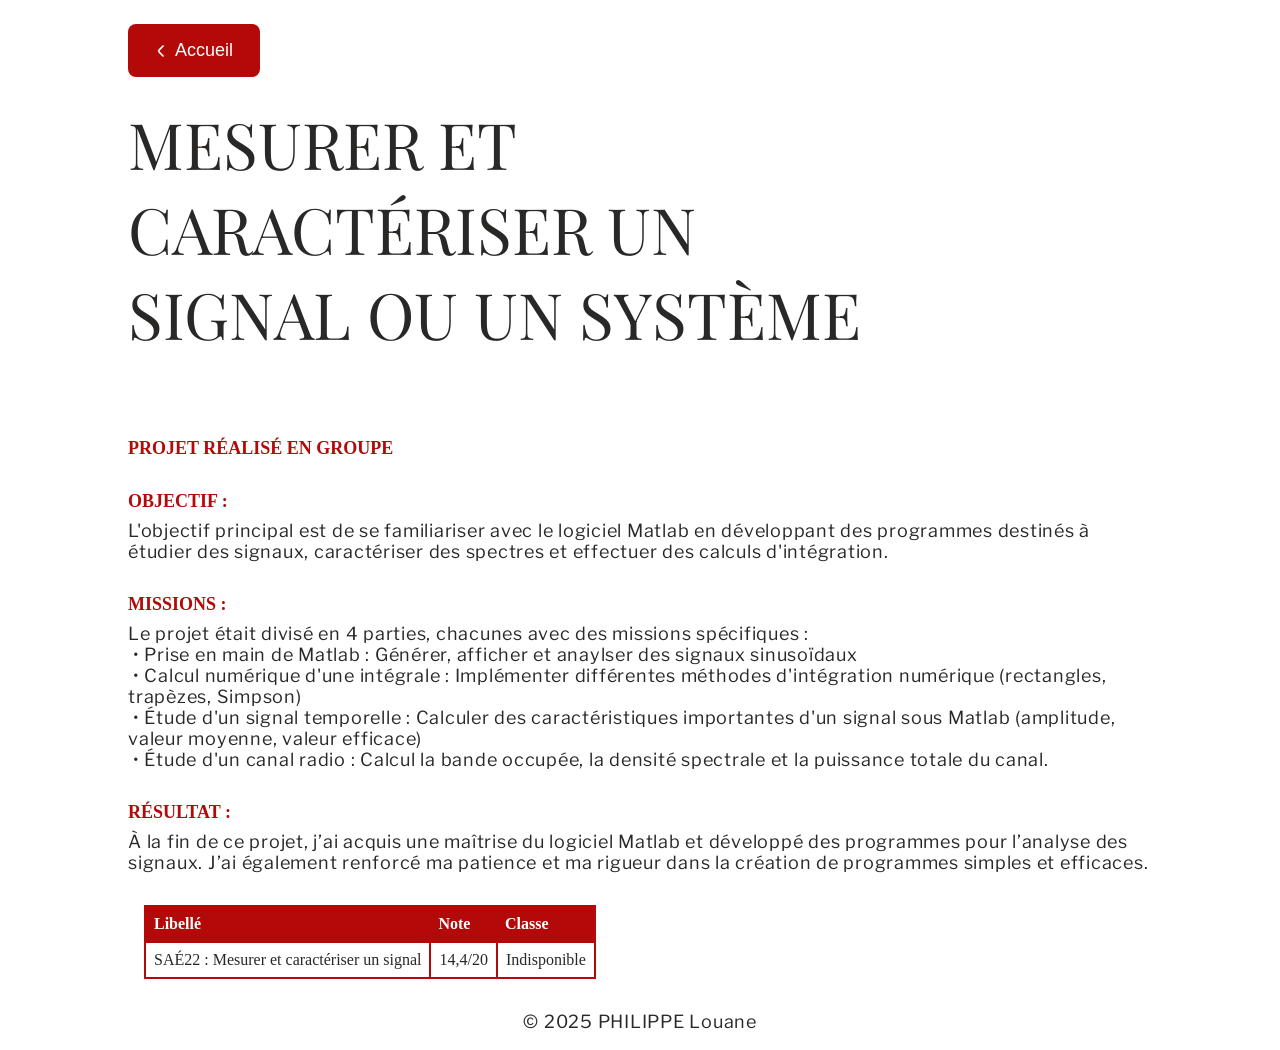
<file: projet4.html>
<!DOCTYPE html>
<html lang="en">
    <head>
        <meta charset="UTF-8" />
        <meta name="viewport" content="width=device-width, initial-scale=1.0" />
        <title>Projet - Portfolio</title>
        <link rel="stylesheet" href="projet.css" />
        <link rel="shortcut icon" href="icon/feuille.svg" type="image/x-icon" />
    </head>
    <body>
        <div class="page">
            <a title="Image">
                <video class="imgProjet" autoplay="autoplay" muted="" loop="" src="image/cyber.mp4"></video>
            </a>
            <div class="buttonAccueil">
                <a><img class="icon" src="icon/revenir.svg" alt="icon" /></a>
                <a href="index.html#projet" class="accueil" title="Projet : Portfolio">Accueil</a>
            </div>

            <div class="conteneurProjet">
                <h1 class="titre">Mesurer et caractériser un signal ou un système</h1>
                <br />
                <h2 class="sousTitre">Projet réalisé en groupe</h2>
                <h2 class="sousTitre">Objectif :</h2>
                <p class="text">
                    L'objectif principal est de se familiariser avec le logiciel Matlab en développant des programmes
                    destinés à étudier des signaux, caractériser des spectres et effectuer des calculs d'intégration.
                </p>
                <h2 class="sousTitre">Missions :</h2>

                <p class="text">
                    Le projet était divisé en 4 parties, chacunes avec des missions spécifiques :
                    <br />
                    &nbsp;• Prise en main de Matlab : Générer, afficher et anaylser des signaux sinusoïdaux<br />
                    &nbsp;• Calcul numérique d'une intégrale : Implémenter différentes méthodes d'intégration numérique
                    (rectangles, trapèzes, Simpson)<br />
                    &nbsp;• Étude d'un signal temporelle : Calculer des caractéristiques importantes d'un signal sous
                    Matlab (amplitude, valeur moyenne, valeur efficace)<br />
                    &nbsp;• Étude d'un canal radio : Calcul la bande occupée, la densité spectrale et la puissance
                    totale du canal.
                </p>
                <h2 class="sousTitre">Résultat :</h2>
                <p class="text">
                    À la fin de ce projet, j’ai acquis une maîtrise du logiciel Matlab et développé des programmes pour
                    l’analyse des signaux. J’ai également renforcé ma patience et ma rigueur dans la création de
                    programmes simples et efficaces.
                </p>
                <table class="tableauNote">
                    <tr class="ligne1">
                        <th class="tableauTitre">Libellé</th>
                        <th class="tableauTitre">Note</th>
                        <th class="tableauTitre">Classe</th>
                    </tr>
                    <tr class="ligne2">
                        <td class="tableauValeur">SAÉ22 : Mesurer et caractériser un signal</td>
                        <td class="tableauValeur">14,4/20</td>
                        <td class="tableauValeur">Indisponible</td>
                    </tr>
                </table>
                <!-- <div class="github">
                    <a><img class="icon" src="icon/car.svg" alt="icon" /></a>
                    <a class="accueil" target="blank" href="https://github.com/lalou1402/Portfolio.git"
                        >&nbsp; Github</a
                    >
                </div> -->
            </div>
        </div>
        <footer class="footer">
            <p class="text">© 2025 PHILIPPE Louane</p>
        </footer>
        <br />
    </body>
</html>
</file>
<file: styles.css>
@import url("https://fonts.googleapis.com/css2?family=Libre+Franklin:ital,wght@0,100..900;1,100..900&family=Playfair+Display:ital,wght@0,400..900;1,400..900&display=swap");
@import url("https://fonts.googleapis.com/css2?family=Libre+Franklin:ital,wght@0,100..900;1,100..900&family=Playfair+Display:ital,wght@0,400..900;1,400..900&display=swap");
:root {
    --color-primaire: #b40909;
    --color-secondaire: #fefffe;
    --color-terciere: #292827;
    --color-texte: #292827;
    --color-backgroud: #fefffe;
    --color-button: #b40909;
    /* Taille texte */
    --tres-gros-titre: 128px;
    --gros-titre: 64px;
    --moyen-titre: 40px;
    --titre: 32px;
    --sous-titre: 24px;
    --texte: 18px;
    --style-titre: "Playfair Display", serif;
    --style-texte: "Libre Franklin", sans-serif;
}

* {
    margin: 0;
    padding: 0;
}

html,
body {
    height: 100vh;
}

a {
    text-decoration: none;
    color: var(--color-texte);
}
p {
    font-family: var(--style-texte);
}
section {
    margin-right: 42px;
    margin-left: 42px;
}
.header {
    display: flex;
    justify-content: center;
    align-items: center;
    width: 100%;
    border-bottom: 1px solid var(--color-backgroud);
    background-color: var(--color-backgroud);
    z-index: 9999; /*Faire passer un premier plan*/
    border-bottom: 1px solid #29282733;
}
.titre {
    font-family: var(--style-titre);
    font-size: var(--gros-titre);
    text-transform: uppercase;
    margin-bottom: 32px;
    margin-top: 8px;
    font-weight: 400;
    color: var(--color-texte);
}
/* BARRE NAV. */
.barreNav {
    top: 0;
    padding: 16px 24px;
    display: flex;
    justify-content: center;
    align-items: center;
}

.barreNav .contenantNav {
    margin: 0;
    padding: 0;
    display: flex;
    list-style: none;
    gap: 24px;
    flex-wrap: wrap;
}

.barreNav .contenantNav .contenuNav a:hover {
    text-decoration: underline;
    text-underline-offset: 0.5rem;
    text-decoration-color: var(--color-primaire);
}
.txtNav {
    font-family: var(--style-texte);
    color: var(--color-texte);
}
.logo a {
    margin-right: 20px;
    text-decoration: none;
}
/* FIN BARRE NAV. */

/* ACCUEIL */
.accueil {
    height: 100vh;
}
.conteneurAccueil {
    display: flex;
    justify-content: space-evenly;
    align-items: center;
    justify-content: center;
    gap: 180px;
    margin-top: 80px;
}
.conteneurInfo {
    display: flex;
    flex-direction: column;
    gap: 24px;
    width: auto;
}
.moi {
    height: 400px;
    border: solid 8px var(--color-primaire);
    border-radius: 1000px;
}
.nom {
    font-family: var(--style-texte);
    font-size: var(--titre);
}
.alternante {
    font-family: var(--style-texte);
    font-size: var(--sous-titre);
}
.continue {
    display: flex;
    flex-direction: column;
    align-items: center;
    justify-content: center;
    gap: 16px;
    margin-top: 20px;
}
@keyframes actionChevron {
    0%,
    100% {
        transform: translateY(-10px);
    }
    50% {
        transform: translateY(0px);
    }
}

.chevrons {
    width: 100px;
    height: 60px;
    animation: actionChevron 1.5s infinite;
}
.conteneurImg {
    position: relative;
}

/* ACTION BOUGER HAUT EN BAS */
@keyframes bougeHautBas {
    0%,
    100% {
        transform: translateY(-15px);
    }
    50% {
        transform: translateY(0px);
    }
}
/* AVANCER BOUGER DROITE A GAUCHE */
@keyframes avancerDroitGauche {
    0%,
    100% {
        transform: translateX(-15px);
    }
    50% {
        transform: translateX(0px);
    }
}
/* ACTION BOUGER DROITE A GAUCHE */
@keyframes bougerDroitGauche {
    0%,
    100% {
        transform: translateX(-1px);
    }
    50% {
        transform: translateX(1px);
    }
}

.star {
    width: 23px;
    height: 26px;
}
.circle {
    width: 8px;
    height: 8px;
}
.elt1 {
    position: absolute;
    top: 320px;
    left: -24px;
    animation: avancerDroitGauche 6s infinite;
}
.elt2 {
    position: absolute;
    top: 120px;
    left: -55px;
    animation: bougeHautBas 4s infinite;
}
.elt3 {
    position: absolute;
    top: -45px;
    left: 140px;
    animation: avancerDroitGauche 6s infinite;
}
.elt4 {
    position: absolute;
    top: 32px;
    right: -64px;
    animation: bougeHautBas 4s infinite;
}
.elt5 {
    position: absolute;
    bottom: -32px;
    right: 120px;
    animation: bougeHautBas 6s infinite;
}
.elt6 {
    position: absolute;
    top: 256px;
    right: -52px;
    animation: avancerDroitGauche 4s infinite;
}
/* FIN ACCUEIL */

/* A PROPOS DE MOI */
.apdm {
    height: 100vh;
}
.conteneurApdm {
    display: flex;
    align-items: center;
    justify-content: center;
    gap: 100px;
    margin-top: 64px;
}
.contenantApdm {
    display: flex;
    flex-direction: column;
    gap: 32px;
}
.propos {
    font-family: var(--style-texte);
    font-size: var(--texte);
    width: 800px;
}
.conteneurCapsule {
    display: flex;
    align-items: center;
    gap: 16px;
}
.contenuLien {
    justify-content: center;
    gap: 16px;
    align-items: center;
    text-decoration: none;
    display: flex;
    color: var(--color-texte);
}

.bougerFleche {
    animation: bougerDroitGauche 2s infinite;
    cursor: pointer;
}
/* FIN A PROPOS DE MOI */

/* FORMATION */
.formation {
    min-height: 100vh;
    padding-bottom: 64px;
}

.contenantBarreFormation {
    display: flex;
    padding: 0px 32px;
}
.barrehorizonFormation {
    width: 1px;
    height: auto;
    background-color: var(--color-terciere);
}
.conteneurBarreFormation {
    display: flex;
    flex-direction: column;
    align-items: center;
    justify-content: center;
    gap: 128px;
}
.barreVertical {
    height: 1px;
    width: 64px;
    background-color: var(--color-terciere);
}
.iconFormation {
    height: 18px;
    width: 18px;
    fill: var(--color-texte); /* Couleur des icônes */
}
.conteneurFormation {
    display: flex;
    flex-direction: column;
}
.contenantFormation {
    display: flex;
    gap: 24px; /* espace entre cercle+barre et texte */
    align-items: center; /* aligne le texte en haut du cercle */
}

.cercleBarre {
    display: flex;
    align-items: center; /* centre le cercle et la barre ensemble */
}
.contenuFormation {
    padding: 24px;
    border: solid, 1.5px;
    border-color: var(--color-secondaire);
    border-radius: 16px;
    background-color: var(--color-secondaire);
}
.conteneurImgFormation {
    padding: 16px;
    border: 1px solid var(--color-terciere);
    border-radius: 999px;
    display: flex;
    align-items: center;
    justify-content: center;
    width: 92px; /* Taille fixe pour tous les cercles */
    height: 92px;
    box-sizing: border-box;
}
.imgFormation {
    width: 60px;
    height: 60px;
    border-radius: 999px;
}
.titreFormation {
    font-family: var(--style-titre);
    font-size: var(--sous-titre);
    color: var(--color-primaire);
    font-weight: 700;
}
.conteneurDescriptionFormation {
    display: flex;
    gap: 6px;
}
.txtFormation {
    text-align: start;
    font-size: var(--texte);
    font-family: var(--style-texte);
    color: var(--color-texte);
}
/* FIN FORMATION */
/* SCROLL HORIZONTAL */
.scrollHorizontal {
    display: flex;
    overflow-x: auto;
    overflow-y: hidden;
    height: 100vh;
    scroll-behavior: smooth;
}

/* EXPERIENCES */
.exp {
    flex: 0 0 160vw;
    scroll-margin-left: 32px;
}
.conteneurExp {
    display: flex;
    flex-direction: column;
}
.cercleExp {
    position: relative;
    z-index: 1; /* au-dessus de la ligne horizontale */
    margin-top: 40px; 
    width: 8px;
    height: 8px;
    background-color: var(--color-terciere);
    border-radius: 999px;
    border: 4px solid var(--color-backgroud); 
}
.conteneurToutesExp {
    position: relative;
    display: flex;
    justify-content: space-between;
    gap: 32px;
}

.conteneurToutesExp::before {
    content: "";
    position: absolute;
    top: 48px;
    left: 0;
    right: 0;
    height: 1px;
    background-color: var(--color-terciere);
}
.contenantExp {
    display: flex;
    flex-direction: column;
    align-items: center;
}
.barreVerticalExp {
    height: 32px;
    width: 1px;
    background-color: var(--color-terciere);
}
.contenuExp {
    width: 450px;
    display: flex;
    flex-direction: column;
    gap: 4px;
}
.titreExp {
    font-size: var(--sous-titre);
    font-family: var(--style-titre);
    font-weight: 600;
    color: var(--color-primaire);
    text-align: left;
}
.sousTitreExp {
    font-size: var(--texte);
    font-family: var(--style-texte);
    color: #6b6b6b;
    text-align: left;
}
.txtExp {
    font-size: var(--texte);
    font-family: var(--style-texte);
    color: var(--color-texte);
    line-height: 1.3;
    margin-top: 4px;
}
/* FIN EXPERIENCES */

/* COMPETENCES */
.comp {
    flex: 0 0 100vw;
    scroll-margin-left: 32px;
}
.commentaireComp {
    font-size: var(--texte);
    color: var(--color-texte);
    width: 400px;
}
.contenantComp {
    display: flex;
    gap: 240px;
}
.conteneurComp {
    display: flex;
    flex-direction: column;
    gap: 32px;
}
.titreComp {
    font-size: var(--moyen-titre);
    font-family: var(--style-titre);
    color: var(--color-texte);
    text-transform: uppercase;
    cursor: pointer;
    transition: all 0.3s ease-out;
}
.titreComp:hover {
    color: var(--color-primaire);
}
.couvrancebox {
    position: fixed;
    top: 0;
    bottom: 0;
    left: 0;
    right: 0;
    background: rgba(0, 0, 0, 0.7);
    transition: opacity 500ms;
    visibility: hidden;
    opacity: 0;
}
.couvrancebox:target {
    visibility: visible;
    opacity: 1;
    z-index: 1000;
}

.couvrancebox:target .bloc {
    position: absolute;
    top: 0;
    left: 0;
    right: 0;
    bottom: 0;
    width: 100vw;
    height: 100vh;
    overflow-y: auto; /* scroll interne */
    background: var(--color-secondaire);
    border-radius: 0; /* plein écran */
    padding: 40px;
    box-sizing: border-box;
}

.bloc .titreBloc {
    margin-top: 0;
    color: var(--color-texte);
    font-family: var(--style-titre);
    font-size: var(--titre);
    text-transform: uppercase;
}
.bloc .close {
    position: absolute;
    top: 20px;
    right: 30px;
    transition: all 200ms;
    font-size: 30px;
    font-weight: bold;
    text-decoration: none;
    color: var(--color-button);
}
.sousComp {
    max-width: 800px;
    margin: 30px auto;
    overflow: hidden;
}

.titreSousComp {
    background-color: var(--color-backgroud);
    padding: 15px 20px;
    cursor: pointer;
    display: flex;
    justify-content: space-between;
    align-items: center;
    font-family: var(--style-titre);
    font-size: var(--sous-titre);
    border: none;
    width: 100%;
    text-align: left;
    outline: none;
}
.titreSousComp:hover {
    background-color: var(--color-primaire);
    color: var(--color-secondaire);
}
.arrow {
    transition: transform 0.3s;
}
.titreSousComp.active .arrow {
    transform: rotate(180deg);
}
.textComp {
    display: flex;
    flex-direction: column;
    max-height: 0;
    overflow: hidden;
    font-size: var(--texte);
    font-family: var(--style-texte);
    line-height: 1.6;
    transition:
        max-height 0.4s ease,
        padding 0.4s ease;
}

.textComp.open {
    padding: 15px 20px;
    height: fit-content;
}
.ligneComp {
    height: 1px;
    background-color: var(--color-terciere);
}

@media screen and (max-width: 700px) {
    .box {
        width: 70%;
    }
    .bloc {
        width: 70%;
    }
}

/* BARRE PROGRESS */
.contenantProgress {
    display: flex;
    align-items: center;
    justify-content: center;
    gap: 16px;
    margin-bottom: 24px;
    margin-top: 8px;
}

progress {
    width: 80%;
    height: 16px;
    appearance: none; 
}

progress::-webkit-progress-bar {
    background-color: var(--color-secondaire); /* Couleur de fond de la jauge */
    border-radius: 5px;
    border: 1px solid var(--color-terciere);
}

progress::-webkit-progress-value {
    background-color: var(--color-primaire); /* Couleur de la barre de progression*/
    border-radius: 5px;
}
/* FIN BARRE PROGRESS */

/* FIN COMPETENCES */

/* QUALITES */
.qualite {
    scroll-margin-left: 32px;
}
.contenantQual {
    display: flex;
    gap: 240px;
}
.conteneurQual {
    display: flex;
    gap: 48px;
}
.titreQual {
    font-size: var(--titre);
    font-family: var(--style-titre);
    width: auto;
    color: var(--color-texte);
}
.imgQual {
    height: 250px;
    width: 250px;
}
.sectionQual {
    display: flex;
    flex-direction: column;
    justify-content: space-between;
    gap: 12px;
}
.ligneQual {
    width: 1px;
    background-color: var(--color-terciere);
}
/* FIN QUALITES */

/* PROJETS */
.projet {
    flex: 0 0 100vw;
    scroll-margin-left: 32px;
}
.contenantPro {
    display: flex;
    gap: 240px;
}
.commentairePro {
    font-size: var(--texte);
    color: var(--color-texte);
    width: 400px;
}

.conteneurPro {
    display: flex;
    gap: 48px;
}
.titrePro {
    font-size: var(--titre);
    font-family: var(--style-titre);
    width: auto;
    color: var(--color-texte);
}
.imgPro {
    height: 250px;
    width: 250px;
}
.sectionProjet {
    display: flex;
    flex-direction: column;
    justify-content: space-between;
    gap: 12px;
}
.ligneProjet {
    width: 1px;
    background-color: var(--color-terciere);
}
/* FIN PROJETS */
/* DIVERS */
.divers {
    flex: 0 0 100vw;
    scroll-margin-left: 32px;
    display: flex;
    justify-content: center;
}
.galerieDivers {
    position: relative;
    width: 700px;
    height: 600px;
    margin-left: 350px;
    margin-top: 12px;
}

.imgDivers {
    position: absolute;
}

.image-wrapper {
    position: absolute;
    overflow: hidden;
    z-index: 0;
}

.img {
    width: 100%;
    height: 100%;
    display: block;
    transition: 0.3s ease;
}

.overlay {
    position: absolute;
    top: 0;
    left: 0;
    width: 100%;
    height: 100%;
    background-color: rgba(0, 0, 0, 0.668);
    display: flex;
    align-items: center;
    justify-content: center;
    color: rgb(255, 255, 255);
    font-size: 18px;
    font-family: var(--style-titre);
    font-weight: bold;
    opacity: 0;
    transition: 0.3s ease;
    pointer-events: none; /* ne bloque pas la souris */
}

.image-wrapper:hover .overlay {
    opacity: 1;
}

/* Placement manuel des images */
.img1 {
    top: 0;
    left: 0;
    width: 215px;
    height: 300px;
}

.img2 {
    top: 0;
    left: 215px;
    width: 300px;
    height: 215px;
}

.img3 {
    top: 0;
    left: 515px;
    width: 300px;
    height: 215px;
}

.img4 {
    top: 215px;
    left: 215px;
    width: 300px;
    height: 215px;
}

.img5 {
    top: 215px;
    left: 515px;
    width: 300px;
    height: 215px;
}

.img6 {
    top: 300px;
    left: -85px;
    width: 300px;
    height: 215px;
}

.img7 {
    top: 430px;
    left: 215px;
    width: 300px;
    height: 215px;
}

.img8 {
    top: 430px;
    left: 515px;
    width: 300px;
    height: 215px;
}

/* FIN DIVERS */
/* CV */
.cv {
    flex: 0 0 100vw;
    scroll-margin-left: 32px;
}
.conteneurCV {
    display: flex;
    gap: 256px;
}
.contenantCV {
    display: flex;
    flex-direction: column;
    gap: 32px;
}
.commentaireCV {
    font-size: var(--texte);
    color: var(--color-texte);
    width: 400px;
}
.conteneurCharger {
    display: flex;
    align-items: center;
    gap: 16px;
}
.chargement {
    font-size: var(--sous-titre);
    color: var(--color-button);
}

.buttonCV {
    background-color: white;
    border: none;
    cursor: pointer;
}
.cvImage {
    width: 350px;
}
/* FIN CV */
/* CONTACT */
.contact {
    flex: 0 0 95vw;
    scroll-margin-left: 32px;
    display: flex;
    align-items: center;
}

.boutonAccueil {
    position: fixed; 
    top: 16px;
    right: 16px;
    z-index: 1; 
    text-decoration: none;
}

.iconBouttonAccueil {
    background-color: transparent;
    border: none;
    cursor: pointer;
    width: 24px;
    height: 24px;
}

.titreContact {
    writing-mode: sideways-lr;
    text-orientation: mixed;
    font-family: var(--style-titre);
    font-size: var(--tres-gros-titre);
    text-transform: uppercase;
    font-weight: 400;
    color: var(--color-texte);
}
.contenantContact {
    display: flex;
    flex-direction: column;
    align-items: baseline;
    gap: 48px;
    margin-left: 128px;
}
.contenuContact {
    display: flex;
    justify-content: center;
    align-items: baseline;
    gap: 16px;
}
.titreContactPrecis {
    font-family: var(--style-titre);
    font-size: var(--gros-titre);
    text-transform: uppercase;
    font-weight: 400;
    color: var(--color-texte);
}
.textContact {
    font-family: var(--style-titre);
    font-size: var(--moyen-titre);
    font-weight: 400;
    color: var(--color-texte);
}
/* FIN CONTACT */

/* FIN SCROLL HORIZONTAL */
.fond {
    padding: 10px;
    background-color: #292827; /* couleur route */
    width: 100%;
    position: fixed;
    bottom: 0;
    left: 0;
}

.car-wrapper {
    position: fixed;
    bottom: 0;
    left: 0;
    width: auto;
    height: auto;
    pointer-events: all;
    z-index: 2147483647;
    transition: opacity 0.25s ease;
    will-change: transform;
    cursor: grab;
}

.car-wrapper.hidden {
    opacity: 0;
    visibility: hidden;
    display: none !important;
    pointer-events: none;
}

.car-wrapper.dragging {
    cursor: grabbing !important;
}

.car {
    width: 400px;
    height: auto;
    display: block;
    user-select: none;
    -webkit-user-drag: none;
}
</file>
<file: projet.css>
@import url("https://fonts.googleapis.com/css2?family=Libre+Franklin:ital,wght@0,100..900;1,100..900&family=Playfair+Display:ital,wght@0,400..900;1,400..900&display=swap");
@import url("https://fonts.googleapis.com/css2?family=Libre+Franklin:ital,wght@0,100..900;1,100..900&family=Playfair+Display:ital,wght@0,400..900;1,400..900&display=swap");
:root {
    --color-primaire: #b40909;
    --color-secondaire: #fefffe;
    --color-terciere: #292827;
    --color-texte: #292827;
    --color-backgroud: #fefffe;
    --color-button: #b40909;
    /* Taille texte */
    --tres-gros-titre: 128px;
    --gros-titre: 64px;
    --moyen-titre: 40px;
    --titre: 32px;
    --sous-titre: 24px;
    --texte: 18px;
    --style-titre: "Playfair Display", serif;
    --style-texte: "Libre Franklin", sans-serif;
}

* {
    margin: 0;
    padding: 0;
}

html,
body {
    height: 100vh;
}

.page {
    margin-left: 128px;
    margin-right: 128px;
    margin-top: 16px;
}
/* TITRE */
.titre {
    font-family: var(--style-titre);
    font-size: var(--gros-titre);
    text-transform: uppercase;
    margin-bottom: 32px;
    font-weight: 400;
    color: var(--color-texte);
}

.sousTitre {
    display: flex;
    align-items: center; /* Aligne l'icône et le texte verticalement */
    text-transform: uppercase;
    font-optical-sizing: auto;
    font-weight: 700;
    font-style: normal;
    color: var(--color-primaire);
    scroll-margin-top: 65px;
    font-size: var(--texte);
    margin-top: 32px;
    margin-bottom: 8px;
}
/*FIN TITRE */

/* IMAGE */
.imgProjet {
    border-radius: 32px;
    width: 350px;
    margin-top: 12px;
    margin-bottom: 12px;
    float: right;
}
/* FIN IMAGE */

/* TEXTE */
.text {
    font-family: var(--style-texte);
    font-weight: 400;
    font-style: normal;
    color: var(--color-texte);
    font-size: var(--texte);
    flex-wrap: wrap;
    letter-spacing: 0.75px;
}
/* FIN TEXTE */

/* BOUTTON */
.buttonAccueil,
.github {
    position: relative;
    padding: 1rem 1rem;
    border-radius: 8px;
    margin-top: 24px;
    margin-bottom: 24px;
    background-color: var(--color-button);
    display: flex;
    justify-content: center;
    align-items: center;
    cursor: pointer;
    width: 100px;
}
/* FIN BOUTTON */

.accueil {
    text-decoration: none;
    font-family: "PT Sans", sans-serif;
    font-weight: 400;
    font-style: normal;
    font-size: 18px;
    color: #ffffff;
    text-align: justify;
    margin-left: 4%;
    margin-right: 4%;
}

.icon {
    height: 20px;
    width: 20px;
    margin: 0;
    vertical-align: middle;
    filter: invert(100%) brightness(200%);
}
.document {
    background-color: var(--color-primaire);
    width: fit-content;
    padding: 12px;
    border-radius: 16px;
    margin-top: 32px;
}
.lienDocument {
    color: var(--color-secondaire);
    font-family: var(--style-texte);
    font-size: var(--texte);
    text-decoration: none;
}
/* TABLEAU DES NOTES */
.tableauNote {
    border-collapse: collapse;
    margin-left: 16px;
    margin-top: 32px;
    border: 2px solid var(--color-primaire);
}
.tableauTitre {
    padding: 8px;
    background-color: var(--color-primaire);
    color: var(--color-backgroud);
    text-align: left;
}
.tableauValeur {
    padding: 8px;
    text-align: center;
    background-color: var(--color-backgroud);
    color: var(--color-texte);
    border: 2px solid var(--color-primaire);
}
/* FIN TABLEAU DES NOTES */

.footer {
    margin-top: 32px;
    justify-content: center;
    display: flex;
}
</file>
